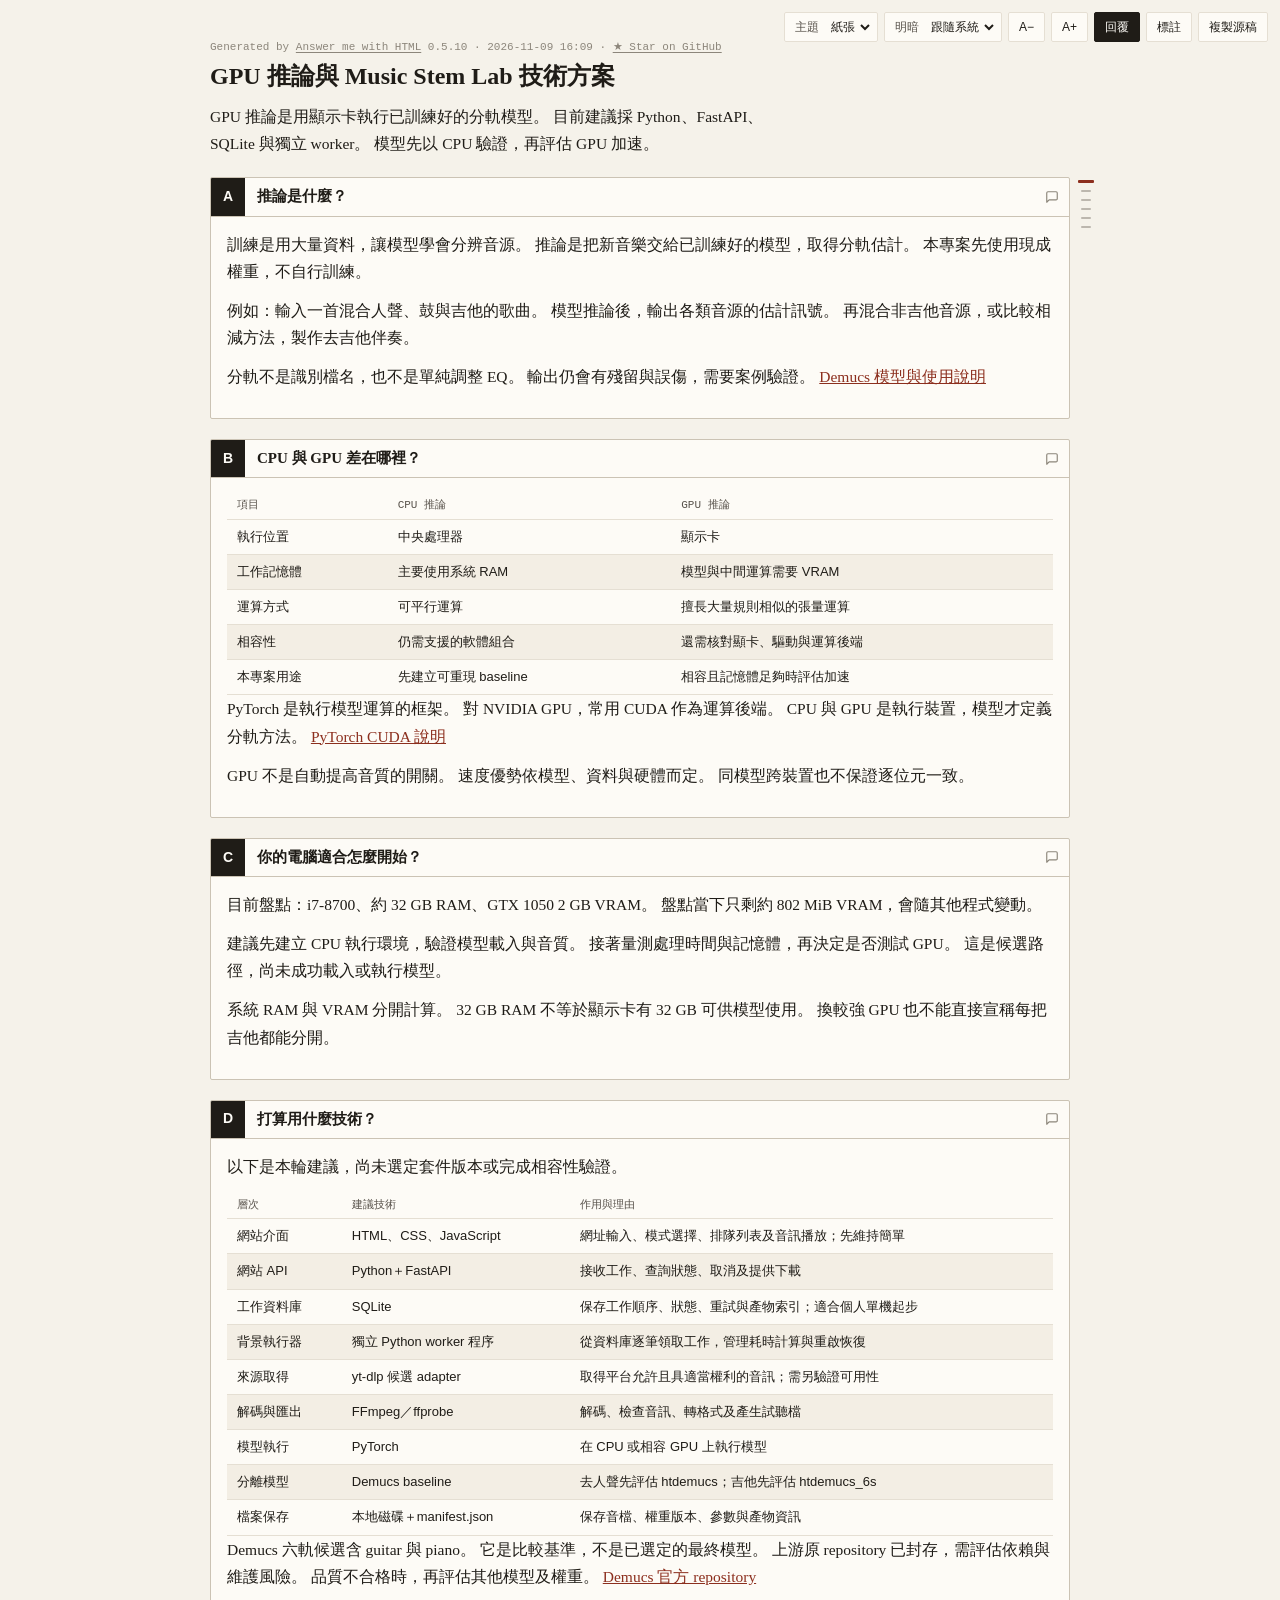
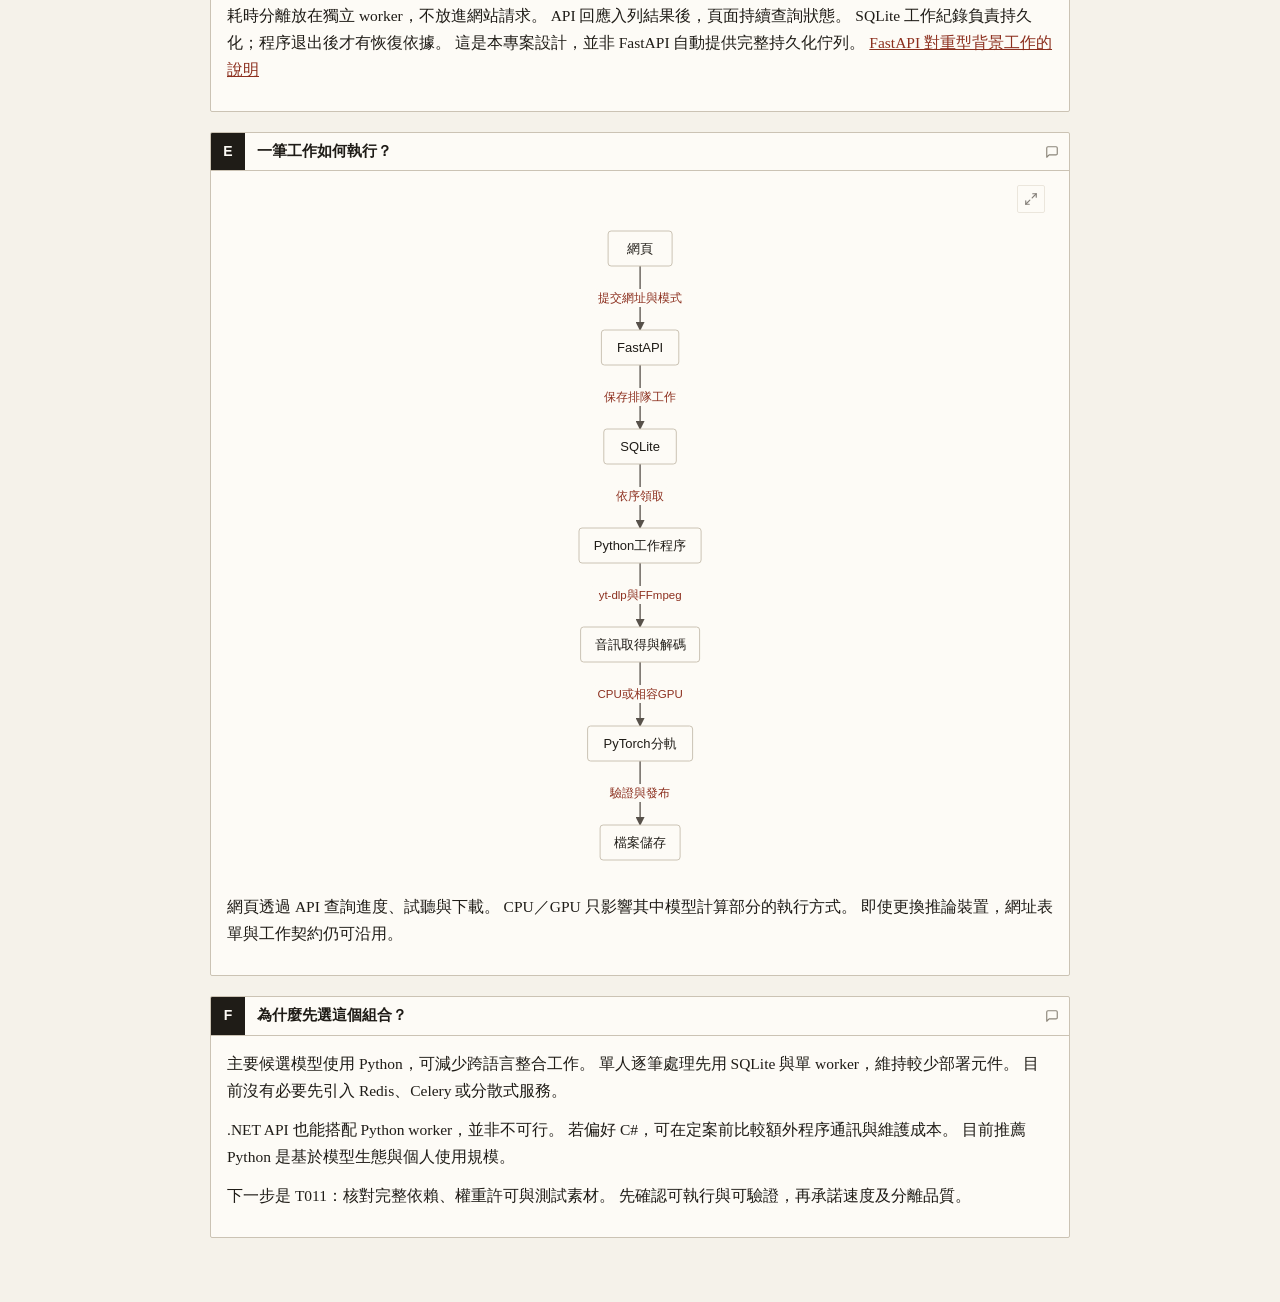
<file: docs/visuals/technology-explainer.html>
<!doctype html>
<html lang="zh-Hant" data-theme="paper" data-mode="auto" data-style="80">
<head>
<meta charset="utf-8">
<meta http-equiv="Content-Security-Policy" content="default-src 'none'; script-src 'sha256-COhqkbaPOF+O1MeXzrrqyxS5JHiLZTzpFZpBTV1Hy4A=' 'sha256-lPqFPx9oza8AmRj6iqQLqEVdDcwxhxzQ3yQnVhy8ZDM='; style-src 'unsafe-inline'; img-src data:; font-src data:; media-src data:; connect-src 'self'; form-action 'none'; base-uri 'none'">
<meta name="viewport" content="width=device-width, initial-scale=1">
<meta name="generator" content="Answer me with HTML 0.5.10">
<title>GPU 推論與 Music Stem Lab 技術方案</title>
<style>
html[data-theme="blueprint"], html[data-theme="blueprint"][data-mode="light"] {
  --font-sans: -apple-system, BlinkMacSystemFont, "Segoe UI", "PingFang SC", "Hiragino Sans GB", "Microsoft YaHei", Roboto, "Helvetica Neue", Arial, sans-serif;
  --font-mono: ui-monospace, SFMono-Regular, "JetBrains Mono", Menlo, Consolas, "Liberation Mono", monospace;
  --radius: 0px;
  --shadow: none;
  --bw: 1.5px;
  --head-font: var(--font-sans);
  --bg: #f6f6f3;
  --paper: #ffffff;
  --ink: #16181d;
  --ink-2: #4b5260;
  --ink-3: #8b929e;
  --line: #1d2026;
  --line-2: #d6dae1;
  --fill: #f3f5f8;
  --accent: #1d5fbf;
  --accent-bg: #e4ecf8;
  --ok: #1d5fbf;
  --ok-bg: #e4ecf8;
  --err: #c62828;
  --err-bg: #fbeaea;
  --warn: #a8620a;
  --warn-bg: #fdf3e2;
  --head-bg: #16181d;
  --head-fg: #ffffff;
}
html[data-theme="blueprint"][data-mode="dark"] {
  --bg: #081322;
  --paper: #0d1c31;
  --ink: #e6edf7;
  --ink-2: #a9b8cc;
  --ink-3: #6b7f99;
  --line: #c9d6e8;
  --line-2: #23385a;
  --fill: #12253f;
  --accent: #6ea8ff;
  --accent-bg: #16305a;
  --ok: #6ea8ff;
  --ok-bg: #16305a;
  --err: #ff7070;
  --err-bg: #3b1620;
  --warn: #f0b14a;
  --warn-bg: #3a2a10;
  --head-bg: #e6edf7;
  --head-fg: #081322;
}
@media (prefers-color-scheme: dark) {
html[data-theme="blueprint"][data-mode="auto"] {
  --bg: #081322;
  --paper: #0d1c31;
  --ink: #e6edf7;
  --ink-2: #a9b8cc;
  --ink-3: #6b7f99;
  --line: #c9d6e8;
  --line-2: #23385a;
  --fill: #12253f;
  --accent: #6ea8ff;
  --accent-bg: #16305a;
  --ok: #6ea8ff;
  --ok-bg: #16305a;
  --err: #ff7070;
  --err-bg: #3b1620;
  --warn: #f0b14a;
  --warn-bg: #3a2a10;
  --head-bg: #e6edf7;
  --head-fg: #081322;
}
}

html[data-theme="shadcn"], html[data-theme="shadcn"][data-mode="light"] {
  --font-sans: -apple-system, BlinkMacSystemFont, "Segoe UI", "PingFang SC", "Hiragino Sans GB", "Microsoft YaHei", Roboto, "Helvetica Neue", Arial, sans-serif;
  --font-mono: ui-monospace, SFMono-Regular, "JetBrains Mono", Menlo, Consolas, "Liberation Mono", monospace;
  --radius: 8px;
  --shadow: 0 1px 2px 0 rgba(0,0,0,0.05);
  --bw: 1px;
  --head-font: var(--font-sans);
  --bg: #fafafa;
  --paper: #ffffff;
  --ink: #09090b;
  --ink-2: #71717a;
  --ink-3: #a1a1aa;
  --line: #e4e4e7;
  --line-2: #f0f0f2;
  --fill: #f4f4f5;
  --accent: #2563eb;
  --accent-bg: #eff6ff;
  --ok: #16a34a;
  --ok-bg: #f0fdf4;
  --err: #dc2626;
  --err-bg: #fef2f2;
  --warn: #d97706;
  --warn-bg: #fffbeb;
  --head-bg: #18181b;
  --head-fg: #fafafa;
}
html[data-theme="shadcn"][data-mode="dark"] {
  --bg: #09090b;
  --paper: #121215;
  --ink: #fafafa;
  --ink-2: #a1a1aa;
  --ink-3: #71717a;
  --line: #27272a;
  --line-2: #1c1c1f;
  --fill: #18181b;
  --accent: #60a5fa;
  --accent-bg: #172554;
  --ok: #4ade80;
  --ok-bg: #052e16;
  --err: #f87171;
  --err-bg: #450a0a;
  --warn: #fbbf24;
  --warn-bg: #451a03;
  --head-bg: #fafafa;
  --head-fg: #18181b;
}
@media (prefers-color-scheme: dark) {
html[data-theme="shadcn"][data-mode="auto"] {
  --bg: #09090b;
  --paper: #121215;
  --ink: #fafafa;
  --ink-2: #a1a1aa;
  --ink-3: #71717a;
  --line: #27272a;
  --line-2: #1c1c1f;
  --fill: #18181b;
  --accent: #60a5fa;
  --accent-bg: #172554;
  --ok: #4ade80;
  --ok-bg: #052e16;
  --err: #f87171;
  --err-bg: #450a0a;
  --warn: #fbbf24;
  --warn-bg: #451a03;
  --head-bg: #fafafa;
  --head-fg: #18181b;
}
}

html[data-theme="paper"], html[data-theme="paper"][data-mode="light"] {
  --font-sans: -apple-system, BlinkMacSystemFont, "Segoe UI", "PingFang SC", "Hiragino Sans GB", "Microsoft YaHei", Roboto, "Helvetica Neue", Arial, sans-serif;
  --font-mono: ui-monospace, SFMono-Regular, "JetBrains Mono", Menlo, Consolas, "Liberation Mono", monospace;
  --font-serif: "Iowan Old Style", "Palatino Linotype", Palatino, Georgia, "Songti SC", "STSong", "Noto Serif CJK SC", "Source Han Serif SC", serif;
  --radius: 2px;
  --shadow: none;
  --bw: 1px;
  --head-font: var(--font-serif);
  --bg: #f5f2ea;
  --paper: #fdfbf6;
  --ink: #1f1c17;
  --ink-2: #57514a;
  --ink-3: #8c867b;
  --line: #cbc3b4;
  --line-2: #e5dfd3;
  --fill: #f3eee4;
  --accent: #8c2f1e;
  --accent-bg: #f5e5df;
  --ok: #2e6a3b;
  --ok-bg: #e4efe5;
  --err: #a3251b;
  --err-bg: #f7e3e0;
  --warn: #7f5300;
  --warn-bg: #f6ecd6;
  --head-bg: #1f1c17;
  --head-fg: #fdfbf6;
}
html[data-theme="paper"][data-mode="dark"] {
  --bg: #15130f;
  --paper: #1c1a15;
  --ink: #ebe5d8;
  --ink-2: #b5ad9e;
  --ink-3: #7b7467;
  --line: #4a443a;
  --line-2: #2d2a24;
  --fill: #242119;
  --accent: #e59a7d;
  --accent-bg: #3a2219;
  --ok: #8cc79a;
  --ok-bg: #1c3122;
  --err: #f0928a;
  --err-bg: #3a1d1a;
  --warn: #e3b866;
  --warn-bg: #352a13;
  --head-bg: #ebe5d8;
  --head-fg: #15130f;
}
@media (prefers-color-scheme: dark) {
html[data-theme="paper"][data-mode="auto"] {
  --bg: #15130f;
  --paper: #1c1a15;
  --ink: #ebe5d8;
  --ink-2: #b5ad9e;
  --ink-3: #7b7467;
  --line: #4a443a;
  --line-2: #2d2a24;
  --fill: #242119;
  --accent: #e59a7d;
  --accent-bg: #3a2219;
  --ok: #8cc79a;
  --ok-bg: #1c3122;
  --err: #f0928a;
  --err-bg: #3a1d1a;
  --warn: #e3b866;
  --warn-bg: #352a13;
  --head-bg: #ebe5d8;
  --head-fg: #15130f;
}
}

html:lang(zh-Hant)[data-theme][data-mode], html:lang(zh-TW)[data-theme][data-mode], html:lang(zh-HK)[data-theme][data-mode], html:lang(zh-MO)[data-theme][data-mode] {
  --font-sans: -apple-system, BlinkMacSystemFont, "Segoe UI", "PingFang TC", "Heiti TC", "Microsoft JhengHei", "Noto Sans CJK TC", "Noto Sans TC", "PingFang SC", "Microsoft YaHei", Roboto, "Helvetica Neue", Arial, sans-serif;
}

html:lang(ja)[data-theme][data-mode] {
  --font-sans: -apple-system, BlinkMacSystemFont, "Segoe UI", "Hiragino Sans", "Hiragino Kaku Gothic ProN", "Yu Gothic UI", "Yu Gothic", Meiryo, "Noto Sans CJK JP", "Noto Sans JP", "PingFang SC", "Microsoft YaHei", Roboto, "Helvetica Neue", Arial, sans-serif;
}

html:lang(he)[data-theme][data-mode] {
  --font-sans: -apple-system, BlinkMacSystemFont, "Segoe UI", "Noto Sans Hebrew", "Arial Hebrew", Arial, Roboto, "Helvetica Neue", sans-serif;
}

html {
  --am-fs-title: calc(24px * var(--am-scale, 1));
  --am-fs-stat: calc(17px * var(--am-scale, 1));
  --am-fs-lead: calc(15.5px * var(--am-scale, 1));
  --am-fs-heading: calc(15px * var(--am-scale, 1));
  --am-fs-body: calc(14px * var(--am-scale, 1));
  --am-fs-text: calc(13px * var(--am-scale, 1));
  --am-fs-code: calc(12.5px * var(--am-scale, 1));
  --am-fs-small: calc(12px * var(--am-scale, 1));
  --am-fs-fine: calc(11.5px * var(--am-scale, 1));
  --am-fs-label: calc(11px * var(--am-scale, 1));
  --am-fs-tick: calc(10px * var(--am-scale, 1));
  --am-fs-d-node: 13px;
  --am-fs-d-field: 12px;
  --am-fs-d-edge: 11.5px;
  --am-fs-d-cluster: 11px;
  --am-fs-d-step: 10px;
  --am-fs-d-note: 12px;
  --am-fs-d-badge: 11px;
  --am-fs-d-chartCat: 12px;
  --am-fs-d-chartTick: 11px;
  --am-fs-d-chartVal: 11px;
  --am-fs-d-chartLegend: 12px;
  --am-fs-d-totalMin: 10px;
  --am-fs-d-totalMax: 22px;
  --am-fs-d-totalFit: 18px;
  --am-fs-d-totalUnit: 12px;
  --am-ln-annotPad: calc(14px * var(--am-scale, 1));
  --am-ln-segLine: calc(16px * var(--am-scale, 1));
  --am-ln-whenHeight: calc(24px * var(--am-scale, 1));
  --am-ln-limitsTick: calc(16px * var(--am-scale, 1));
  --am-ln-treeBadge: calc(15px * var(--am-scale, 1));
}
.am-toolbar, .am-lightbox-header {
  --am-fs-title: 24px;
  --am-fs-stat: 17px;
  --am-fs-lead: 15.5px;
  --am-fs-heading: 15px;
  --am-fs-body: 14px;
  --am-fs-text: 13px;
  --am-fs-code: 12.5px;
  --am-fs-small: 12px;
  --am-fs-fine: 11.5px;
  --am-fs-label: 11px;
  --am-fs-tick: 10px;
}

/* Answer me with HTML base — uses theme variables only, never hard-coded colors (theme tokens and decorations: themes/<name>.js). Exception: the var() fallbacks of diagrams (flow / sequence) equal the blueprint light tokens, guarded by a test. */
*, *::before, *::after { box-sizing: border-box; }
html, body { margin: 0; padding: 0; }
body {
  background: var(--bg); color: var(--ink);
  font-family: var(--font-sans); font-size: var(--am-fs-body); line-height: 1.55;
  -webkit-font-smoothing: antialiased;
}
code, pre, kbd { font-family: var(--font-mono); }
/* Korean is written with spaces between words, so break lines at the spaces, not between syllables. A word longer than the line still breaks. */
:lang(ko) { word-break: keep-all; overflow-wrap: break-word; }
:lang(ko) :is(pre, code, kbd), :is(pre, code, kbd):lang(ko) { word-break: normal; overflow-wrap: normal; }

/* ── Toolbar ─────────────────────────────── */
.am-toolbar {
  position: fixed; top: 12px; inset-inline-end: 12px; z-index: 10; display: flex; gap: 6px;
}
.am-btn {
  font: var(--am-fs-small)/1 var(--font-sans); color: var(--ink); background: var(--paper);
  border: 1px solid var(--line-2); border-radius: var(--radius); padding: 7px 10px; cursor: pointer;
}
.am-btn:hover { border-color: var(--ink-3); }
.am-btn:focus-visible { outline: 2px solid var(--accent); outline-offset: 2px; }
.am-toolbar .am-btn[aria-disabled="true"] { opacity: .5; cursor: default; }
.am-toolbar .am-btn[aria-disabled="true"]:hover { border-color: var(--line-2); }
/* Theme and mode lists: a label and a native select inside one button-like box */
.am-pick {
  display: flex; align-items: center; gap: 6px; font: var(--am-fs-small)/1 var(--font-sans); color: var(--ink-2); background: var(--paper);
  border: 1px solid var(--line-2); border-radius: var(--radius); padding-block: 0; padding-inline: 10px 4px;
}
.am-pick:hover { border-color: var(--ink-3); }
.am-pick:focus-within { outline: 2px solid var(--accent); outline-offset: 2px; }
.am-pick select {
  font: inherit; color: var(--ink); background: transparent; border: 0; padding: 6px 2px; cursor: pointer; outline: none;
}
.am-pick option { color: var(--ink); background: var(--paper); }

/* ── Header ───────────────────────────────── */
.am-head { margin: 0 0 20px; padding-inline-end: 300px; }
.am-head h1 { margin: 0; font-size: var(--am-fs-title); line-height: 1.25; letter-spacing: -0.01em; }
.am-sub { margin: 4px 0 0; color: var(--ink-2); }
.am-head-meta { display: flex; flex-wrap: wrap; gap: 6px 18px; margin-top: 10px; font-size: var(--am-fs-small); color: var(--ink-2); }
.am-head-meta b { font-family: var(--font-mono); font-weight: 400; color: var(--ink-3); margin-inline-end: 6px; }
.am-intro { margin-top: 12px; max-width: 80ch; }

/* ── sheet template ────────────────────────── */
.am-sheet { max-width: 1680px; margin: 0 auto; padding: 32px 28px 40px; }
.am-frame { position: relative; }
.am-grid {
  display: grid; grid-template-columns: repeat(var(--cols, 3), minmax(0, 1fr));
  gap: 20px; align-items: start;
}
.am-ruler { display: none; }
.am-ruler span { flex: 1; display: flex; align-items: center; justify-content: center; }
.am-ruler--top, .am-ruler--bottom { left: 18px; right: 18px; height: 18px; }
.am-ruler--top { top: 0; }
.am-ruler--bottom { bottom: 0; }
.am-ruler--left, .am-ruler--right { top: 18px; bottom: 18px; width: 18px; flex-direction: column; }
.am-ruler--left { left: 0; }
.am-ruler--right { right: 0; }
.am-ruler--top span + span, .am-ruler--bottom span + span { border-inline-start: 1px solid var(--line); }
.am-ruler--left span + span, .am-ruler--right span + span { border-top: 1px solid var(--line); }

/* ── Panels ───────────────────────────────── */
.am-panel {
  background: var(--paper); border: var(--bw) solid var(--line); border-radius: var(--radius);
  box-shadow: var(--shadow); min-width: 0; overflow: hidden;
}
.am-panel-head {
  display: flex; align-items: stretch; gap: 0; border-bottom: var(--bw) solid var(--line); min-height: 34px;
}
.am-panel-id {
  display: flex; align-items: center; justify-content: center; min-width: 34px; padding: 0 8px;
  background: var(--head-bg); color: var(--head-fg); font-weight: 600; font-size: var(--am-fs-body);
}
.am-panel-head h2 { margin: 0; padding: 7px 12px; font-size: var(--am-fs-heading); font-weight: 600; flex: 1; display: flex; align-items: center; }
.am-panel-meta { align-self: center; padding: 0 12px; font: var(--am-fs-label)/1.3 var(--font-mono); color: var(--ink-2); text-align: end; }
.am-panel-body { padding: 14px 16px 16px; }
.am-panel-body > * + * { margin-top: 12px; }

/* ── Markdown body ───────────────────────── */
.am-md > :first-child { margin-top: 0; }
.am-md > :last-child { margin-bottom: 0; }
.am-md p { margin: 0 0 8px; }
.am-md ul, .am-md ol { margin: 0 0 8px; padding-inline-start: 20px; }
.am-md li + li { margin-top: 3px; }
.am-md h3, .am-md h4 { margin: 14px 0 6px; font-size: var(--am-fs-text); }
.am-md a { color: var(--accent); }
.am-md blockquote { margin: 0 0 8px; padding: 2px 12px; border-inline-start: 3px solid var(--line-2); color: var(--ink-2); }
.am-md :not(pre) > code { font-size: 0.9em; background: var(--fill); padding: 1px 5px; border-radius: 4px; }
.am-md hr { border: 0; border-top: 1px solid var(--line-2); margin: 12px 0; }
.am-md table { width: 100%; border-collapse: collapse; font-size: var(--am-fs-text); }
.am-md th {
  text-align: start; font: var(--am-fs-label)/1.3 var(--font-mono); color: var(--ink-2); font-weight: 400;
  padding: 6px 10px; border-bottom: 1px solid var(--line-2);
}
/* th { text-align: start } outranks the align attribute from Markdown alignment, so restore right and center columns explicitly. */
.am-md th[align="right"] { text-align: right; }
.am-md th[align="center"] { text-align: center; }
.am-md td { padding: 7px 10px; border-bottom: 1px solid var(--line-2); vertical-align: top; }
.am-md tbody tr:nth-child(even) td { background: var(--fill); }
.am-table-wrap { overflow-x: auto; }
/* Images scale down to the panel and never past 70% of the window height, keeping their shape. */
.am-md img { max-width: 100%; max-height: 70vh; height: auto; }
.am-figure { margin: 0; text-align: center; }
.am-figure img { display: block; margin: 0 auto; border: 1px solid var(--line-2); border-radius: var(--radius); }
.am-figure figcaption { margin-top: 6px; font-size: var(--am-fs-small); line-height: 1.4; color: var(--ink-2); }
.am-code {
  margin: 0; padding: 12px 14px; background: var(--fill); border: 1px solid var(--line-2);
  border-radius: var(--radius); overflow-x: auto; font-size: var(--am-fs-code); line-height: 1.5;
}
/* Ask: a decision the reader makes; the suggested option has a tag and starts unselected like the others */
.am-ask { margin: 10px 0; padding: 10px 12px 8px; border: 1px solid var(--line-2); border-radius: var(--radius); background: var(--fill); min-width: 0; }
/* The question floats inside the box, so a long question wraps like text instead of riding on the border */
.am-ask-q { float: left; width: 100%; padding: 0; margin-bottom: 4px; font-weight: 600; }
/* Two columns: the control, then the label, tag and note, which wrap under the label and never under the control */
.am-ask-opt { clear: both; display: grid; grid-template-columns: auto minmax(0, 1fr); column-gap: 8px; align-items: baseline; padding: 5px 2px; cursor: pointer; }
.am-ask-opt input { margin: 0; accent-color: var(--accent); position: relative; top: 2px; }
.am-ask-tag { display: inline-block; font-size: var(--am-fs-label); line-height: 1.5; color: var(--accent); border: 1px solid var(--accent); border-radius: 999px; padding: 0 6px; white-space: nowrap; }
.am-ask-note { display: block; color: var(--ink-2); }
/* Comment box under each panel, and the Reply sheet */
.am-comment-btn {
  display: flex; flex-shrink: 0; align-self: center; margin-block: 0; margin-inline: auto 6px; color: var(--ink-3); background: transparent;
  border: 1px solid transparent; border-radius: var(--radius); padding: 3px; cursor: pointer;
}
.am-panel-meta + .am-comment-btn { margin-inline-start: 0; }
.am-panel:hover .am-comment-btn, .am-comment-btn:focus-visible, .am-comment-btn[aria-expanded="true"] { border-color: var(--line-2); color: var(--ink-2); }
.am-panel .am-comment-btn.am-comment-btn--on { color: var(--accent); border-color: var(--accent); }
.am-panel--bare { position: relative; }
.am-panel--bare > .am-comment-btn { position: absolute; top: 4px; inset-inline-end: 0; }
.am-comment { padding: 0 14px 12px; }
.am-comment textarea, .am-reply textarea {
  width: 100%; font: var(--am-fs-text)/1.5 var(--font-sans); color: var(--ink); background: var(--paper);
  border: 1px solid var(--line-2); border-radius: var(--radius); padding: 8px 10px; resize: vertical;
}
.am-comment textarea:focus-visible, .am-reply textarea:focus-visible { outline: 2px solid var(--accent); outline-offset: 1px; }
.am-btn--reply { color: var(--paper); background: var(--ink); border-color: var(--ink); }
.am-btn--reply:hover { opacity: .88; }
.am-reply {
  width: min(640px, calc(100vw - 32px)); padding: 16px; color: var(--ink); background: var(--paper);
  border: 1px solid var(--line-2); border-radius: var(--radius); box-shadow: 0 12px 40px rgba(0,0,0,.25);
}
.am-reply::backdrop { background: rgba(0,0,0,.35); }
.am-reply-head { display: flex; flex-wrap: wrap; align-items: baseline; gap: 4px 10px; margin-bottom: 10px; }
.am-reply-head span { color: var(--ink-2); font-size: var(--am-fs-text); }
.am-reply textarea { font-family: var(--font-mono); font-size: var(--am-fs-code); }
.am-reply-actions { display: flex; justify-content: flex-end; gap: 8px; margin-top: 10px; }
.am-reply .am-btn:disabled { opacity: .5; cursor: default; }
/* The sheet shows the reply drawn (src/runtime/reply-view.js), each line in its own direction; the Markdown that Copy copies sits under a fold. */
.am-reply-view {
  max-height: min(60vh, 26em); overflow: auto; padding: 10px 12px; font: var(--am-fs-body)/1.6 var(--font-sans); color: var(--ink);
  background: var(--paper); border: 1px solid var(--line-2); border-radius: var(--radius); overflow-wrap: anywhere;
}
.am-reply-view:focus-visible { outline: 2px solid var(--accent); outline-offset: 1px; }
.am-reply-view > div { text-align: start; unicode-bidi: isolate; }
.am-rv-gap { height: .5em; }
.am-rv-h1 { font-weight: 700; font-size: var(--am-fs-heading); }
.am-rv-h2 { font-weight: 700; color: var(--ink-2); margin-top: 2px; }
.am-rv-tag {
  display: inline-block; min-width: 1.6em; padding: 0 4px; font-size: var(--am-fs-small); line-height: 1.5; text-align: center;
  color: var(--ink-2); border: 1px solid var(--line-2); border-radius: var(--radius);
}
.am-rv-a { padding-inline-start: 1.6em; }
.am-rv-a em { color: var(--ink-2); }
.am-rv-quote { margin-inline-start: 1em; padding-inline-start: 10px; border-inline-start: 3px solid var(--line-2); color: var(--ink-2); white-space: pre-wrap; }
.am-reply-raw summary { margin-top: 10px; margin-bottom: 6px; font-size: var(--am-fs-small); color: var(--ink-2); cursor: pointer; }
/* The bar at the bottom of the page: counts and one-click copy, so the reader need not go to the Reply button at the top. */
.am-reply-bar {
  position: fixed; inset-block-end: 16px; inset-inline: 0; margin-inline: auto; width: max-content; max-width: calc(100vw - 24px);
  z-index: 10; display: flex; align-items: center; gap: 10px; padding-block: 8px; padding-inline: 14px 8px; font-size: var(--am-fs-text);
  color: var(--ink); background: var(--paper); border: 1px solid var(--line-2); border-radius: var(--radius); box-shadow: 0 6px 24px rgba(0,0,0,.18);
}
.am-reply-bar[hidden] { display: none; }
.am-reply-bar-count { color: var(--ink-2); }
.am-reply-bar .am-btn { flex: none; white-space: nowrap; }
body.am-has-reply-bar { padding-block-end: 72px; }
@media (max-width: 480px) {
  .am-reply-bar { inset-inline: 12px; width: auto; justify-content: space-between; }
}
/* Code block: a header (title or path:lines, language, copy), then one span per line; numbered blocks show the line number in a gutter */
.am-codeblock { margin: 10px 0; min-width: 0; }
.am-codeblock .am-code { border-top-left-radius: 0; border-top-right-radius: 0; padding: 10px 0; }
.am-code-head {
  display: flex; align-items: center; gap: 8px; padding: 5px 6px 5px 12px; font: var(--am-fs-small)/1.3 var(--font-sans); color: var(--ink-2);
  background: var(--paper); border: 1px solid var(--line-2); border-bottom: 0; border-radius: var(--radius) var(--radius) 0 0;
}
.am-code-title { font-family: var(--font-mono); overflow: hidden; text-overflow: ellipsis; white-space: nowrap; min-width: 0; }
.am-code-lang { margin-left: auto; color: var(--ink-3); text-transform: lowercase; }
.am-code-copy { font: var(--am-fs-small)/1 var(--font-sans); color: var(--ink-2); background: transparent; border: 1px solid var(--line-2); border-radius: var(--radius); padding: 4px 8px; cursor: pointer; margin-left: auto; }
.am-code-lang + .am-code-copy { margin-left: 0; }
.am-code-copy:hover { border-color: var(--ink-3); color: var(--ink); }
.am-code-copy:focus-visible { outline: 2px solid var(--accent); outline-offset: 2px; }
.am-code code { display: block; min-width: max-content; }
.am-ln { display: block; padding: 0 14px; min-height: 1.5em; white-space: pre; }
.am-ln--hl { background: var(--accent-bg); box-shadow: inset 3px 0 0 var(--accent); }
.am-code--num .am-ln::before {
  content: attr(data-n); display: inline-block; width: 3.5ch; margin-right: 12px; text-align: right; color: var(--ink-3);
  user-select: none; -webkit-user-select: none;
}

/* ── Status badges ok / no / warn ──────────────── */
/* A long note wraps beside its icon, so it does not push the table past a narrow panel; one long word breaks too (break-word, not anywhere, which would let a table squeeze its columns to one word per line). The note is one flex item, so the spaces around its inline tags stay. */
.am-status { display: inline-flex; align-items: flex-start; max-width: 100%; font-weight: 500; }
.am-status-icon { flex: none; }
.am-status-text { min-width: 0; overflow-wrap: break-word; }
.am-status--ok { color: var(--ok); }
.am-status--no { color: var(--err); }
.am-status--warn { color: var(--warn); }
.am-status-icon { display: inline-block; width: 1.1em; font-weight: 700; }

/* ── callout ─────────────────────────────── */
.am-callout {
  border: 1px solid var(--line-2); border-inline-start: 3px solid var(--accent); background: var(--accent-bg);
  padding: 10px 14px; border-radius: var(--radius);
}
.am-callout--ok { border-inline-start-color: var(--ok); background: var(--ok-bg); }
.am-callout--warn { border-inline-start-color: var(--warn); background: var(--warn-bg); }
.am-callout--err { border-inline-start-color: var(--err); background: var(--err-bg); }
.am-callout-title { font-weight: 600; margin-bottom: 4px; }

/* ── kv title block ─────────────────────────── */
.am-kv {
  display: grid; grid-template-columns: repeat(var(--kv-cols, 2), minmax(0, 1fr)); margin: 0;
  border-top: var(--bw) solid var(--line); border-inline-start: var(--bw) solid var(--line);
}
.am-kv-cell { border-inline-end: var(--bw) solid var(--line); border-bottom: var(--bw) solid var(--line); padding: 6px 10px 8px; min-width: 0; }
.am-kv-cell--wide { grid-column: 1 / -1; }
.am-kv dt { font: var(--am-fs-label)/1.4 var(--font-mono); color: var(--ink-2); }
.am-kv dd { margin: 2px 0 0; font-size: var(--am-fs-body); font-weight: 500; overflow-wrap: anywhere; }
.am-kv-cell--wide dd { font-size: var(--am-fs-stat); font-weight: 600; }

/* ── timeline ────────────────────────────── */
.am-timeline { list-style: none; margin: 0; padding: 0; }
.am-timeline--h { display: grid; grid-template-columns: repeat(var(--n, 1), minmax(0, 1fr)); padding-top: 4px; }
.am-timeline--h li { position: relative; text-align: center; padding: 0 6px; }
.am-timeline--h li::before {
  content: ""; position: absolute; top: calc(var(--am-ln-whenHeight) + 7px); left: 0; right: 0; border-top: var(--bw) solid var(--line);
}
.am-timeline--h li:first-child::before { inset-inline-start: 50%; }
.am-timeline--h li:last-child::before { inset-inline-end: 50%; }
.am-tl-when { display: block; font-size: var(--am-fs-heading); font-weight: 500; height: var(--am-ln-whenHeight); }
.am-tl-dot {
  position: relative; display: block; width: 11px; height: 11px; margin: 2px auto 8px;
  border: var(--bw) solid var(--line); border-radius: 50%; background: var(--paper);
}
.am-tl-item--hi .am-tl-dot { background: var(--hi-stroke, var(--accent)); border-color: var(--hi-stroke, var(--accent)); }
.am-tl-title { display: block; font-size: var(--am-fs-code); font-weight: 500; }
.am-tl-text { display: block; font-size: var(--am-fs-small); color: var(--ink-2); line-height: 1.45; }
.am-timeline--v li { position: relative; padding: 0 0 14px; padding-inline-start: 22px; }
.am-timeline--v li::before { content: ""; position: absolute; inset-inline-start: 5px; top: 6px; bottom: -6px; border-inline-start: var(--bw) solid var(--line-2); }
.am-timeline--v li:last-child::before { display: none; }
.am-timeline--v .am-tl-dot { position: absolute; inset-inline-start: 0; top: 4px; margin: 0; }
.am-timeline--v .am-tl-when { display: inline; height: auto; font: var(--am-fs-small) var(--font-mono); color: var(--ink-2); margin-inline-end: 8px; }
.am-timeline--v .am-tl-title { display: inline; font-size: var(--am-fs-body); }
.am-timeline--v .am-tl-text { margin-top: 2px; }
/* .am-tl-wrap is the container (src/components/timeline.js): a horizontal timeline answers to the width it has, not to the width of the window, since a
   sheet puts panels two or three to a row. Below 560 px (about 90 px for each of the six items a timeline has by default) its dates
   wrap and the dots cover them, so it lays out like timeline v: line and dots at the start, text beside them. */
.am-tl-wrap { container-type: inline-size; }
@container (max-width: 560px) {
  .am-timeline--h { display: block; padding-top: 0; }
  .am-timeline--h li { text-align: start; padding: 0 0 14px; padding-inline-start: 22px; }
  .am-timeline--h li::before, .am-timeline--h li:first-child::before {
    top: 6px; bottom: -6px; inset-inline-start: 5px; inset-inline-end: auto; border-top: 0; border-inline-start: var(--bw) solid var(--line-2);
  }
  .am-timeline--h li:last-child::before { display: none; }
  .am-timeline--h .am-tl-dot { position: absolute; inset-inline-start: 0; top: 4px; margin: 0; }
  .am-timeline--h .am-tl-when { display: inline; height: auto; font: var(--am-fs-small) var(--font-mono); color: var(--ink-2); margin-inline-end: 8px; }
  .am-timeline--h .am-tl-title { display: inline; font-size: var(--am-fs-body); }
  .am-timeline--h .am-tl-text { margin-top: 2px; }
}

/* ── annot sentence notes ──────────────────────── */
.am-annot + .am-annot { border-top: 1px solid var(--line-2); padding-top: 12px; }
.am-annot-head { display: flex; justify-content: space-between; gap: 12px; font-size: var(--am-fs-text); font-weight: 600; margin-bottom: 8px; }
.am-annot-meta { font: var(--am-fs-label) var(--font-mono); font-weight: 400; color: var(--ink-2); }
.am-annot-scroll { overflow-x: auto; }
.am-annot-line {
  position: relative; display: inline-block; white-space: pre; font: var(--am-fs-body)/1.6 var(--font-mono);
  padding-bottom: calc(var(--rows, 0) * (var(--am-ln-segLine) + 1px) + var(--am-ln-annotPad));
}
.am-annot-line--wrap { display: block; white-space: normal; padding-bottom: 10px; }
.am-annot-line--wrap .am-seg { white-space: nowrap; }
.am-seg { position: relative; }
.am-seg::after {
  content: ""; position: absolute; left: 1px; right: 1px; top: calc(100% + 1px); height: 5px;
  border: 1px solid var(--accent); border-top: 0;
}
.am-seg-n {
  position: absolute; inset-inline-start: 0; top: calc(100% + 8px + var(--row, 0) * (var(--am-ln-segLine) + 1px));
  font: var(--am-fs-label)/var(--am-ln-segLine) var(--font-sans); color: var(--accent); white-space: nowrap;
}
.am-seg--err { color: var(--err); }
.am-seg--err::after { border-color: var(--err); }
.am-seg--err .am-seg-n { color: var(--err); }
.am-annot-caption { font-size: var(--am-fs-small); color: var(--ink-2); }

/* ── limits bars ───────────────────────── */
.am-lim + .am-lim { margin-top: 14px; }
.am-lim-head { display: flex; justify-content: space-between; gap: 12px; font-size: var(--am-fs-text); margin-bottom: 4px; }
.am-lim-val { font: var(--am-fs-small) var(--font-mono); color: var(--accent); white-space: nowrap; }
.am-lim-track { position: relative; height: 12px; border: 1px solid var(--line-2); background: var(--fill); border-radius: calc(var(--radius) / 2); }
.am-lim-fill { position: absolute; inset-inline-start: 0; top: 0; bottom: 0; background: var(--accent-bg); border-inline-end: 1px solid var(--accent); }
.am-lim-mark { position: absolute; top: -4px; bottom: -4px; border-left: 2px solid var(--accent); }
.am-lim.is-over .am-lim-fill { background: var(--err-bg); border-inline-end-color: var(--err); }
.am-lim.is-over .am-lim-val { color: var(--err); }
.am-lim-ticks { position: relative; height: var(--am-ln-limitsTick); font: var(--am-fs-tick)/var(--am-ln-limitsTick) var(--font-mono); color: var(--ink-3); }
.am-lim-ticks span { position: absolute; transform: translateX(-50%); }
.am-lim-ticks span:first-child { transform: none; }
.am-lim-note { font-size: var(--am-fs-label); color: var(--ink-2); margin-inline-start: 6px; }

/* ── tree ─────────────────────────── */
.am-tree { font-size: var(--am-fs-text); }
.am-tree-root { display: flex; justify-content: center; position: relative; padding-bottom: 18px; }
.am-tree-root::after { content: ""; position: absolute; bottom: 0; left: 50%; height: 18px; border-left: var(--bw) solid var(--line); }
.am-tree-root--solo { padding-bottom: 12px; }
.am-tree-root--solo::after { display: none; }
.am-tree-box {
  border: var(--node-width, var(--bw)) solid var(--node-stroke, var(--line)); background: var(--node-fill, var(--paper)); padding: 6px 14px; text-align: center;
  border-radius: var(--node-radius, var(--radius)); font-weight: 600; color: var(--node-text, inherit); filter: var(--node-shadow, none);
}
.am-tree-box small { display: block; font-weight: 400; color: var(--ink-2); font-size: var(--am-fs-small); }
/* The root box and a highlighted box are emphasis: they take the highlight tokens. With none set the root box keeps its accent tint and a highlighted box looks like any other. */
.am-tree-box--root, .am-tree-box--hi { border-color: var(--hi-stroke, var(--node-stroke, var(--line))); color: var(--hi-text, var(--node-text, inherit)); }
.am-tree-box--root { background: var(--hi-fill, var(--accent-bg)); }
.am-tree-box--hi { background: var(--hi-fill, var(--node-fill, var(--paper))); }
.am-tree-box--root small, .am-tree-box--hi small { color: var(--hi-text, var(--ink-2)); }
.am-tree-box--root { font-size: var(--am-fs-heading); padding: 8px 28px; }
.am-tree-cols { display: grid; grid-template-columns: repeat(var(--n, 1), minmax(0, 1fr)); }
.am-tree-col { position: relative; padding: 18px 8px 0; min-width: 0; }
.am-tree-col::before { content: ""; position: absolute; top: 0; left: 0; right: 0; border-top: var(--bw) solid var(--line); }
.am-tree-col:first-child::before { inset-inline-start: 50%; }
.am-tree-col:last-child::before { inset-inline-end: 50%; }
.am-tree-col::after { content: ""; position: absolute; top: 0; left: 50%; height: 18px; border-left: var(--bw) solid var(--line); }
.am-tree-list, .am-tree-list ul { list-style: none; margin: 0; padding: 0; }
.am-tree-col > .am-tree-list { margin: 8px 0 0; margin-inline-start: 14px; }
.am-tree-list ul { margin-inline-start: 16px; }
.am-tree-list li { position: relative; padding: 3px 0; padding-inline-start: 18px; }
.am-tree-list li::before { content: ""; position: absolute; inset-inline-start: 0; top: 0.95em; width: 12px; border-top: 1px solid var(--ink-3); }
.am-tree-list li::after { content: ""; position: absolute; inset-inline-start: 0; top: 0; bottom: 0; border-inline-start: 1px solid var(--ink-3); }
.am-tree-list li:last-child::after { bottom: auto; height: 0.95em; }
.am-tree-tag { font: var(--am-fs-label) var(--font-mono); color: var(--ink-3); margin-inline-end: 4px; }
.am-tree code { font: var(--am-fs-small) var(--font-mono); }
.am-tree-sub { display: block; font-size: var(--am-fs-fine); color: var(--ink-2); }
.am-tree-hi > .am-tree-label { color: var(--accent); font-weight: 600; }

/* ── Diagrams (flow / sequence) ───────────────── */
.am-diagram { margin: 0; overflow-x: auto; text-align: center; }
/* Embedded previews can lose html[data-theme]; the fallbacks keep diagrams readable, and defined theme variables still win. */
.am-diagram svg { max-width: 100%; height: auto; font-family: var(--font-sans, sans-serif); }
.am-diagram text { fill: var(--ink, #16181d); font-size: var(--am-fs-d-node); }
/* Diagram tokens (docs/reference.md, "Diagram tokens"): each painted part reads an optional token and falls back to the look it always had,
   so a theme that sets none of them draws the same diagram. Font family, size and weight are not tokens: diagram text is measured for the sans font. */
.am-node-shape { fill: var(--node-fill, var(--paper, #ffffff)); stroke: var(--node-stroke, var(--line, #1d2026)); stroke-width: var(--node-width, var(--bw, 1.5px)); filter: var(--node-shadow, none); }
/* A cylinder is two shapes (body, then cap): only the body casts the shadow. */
.am-node-shape ~ .am-node-shape { filter: none; }
/* The corner radius is an SVG attribute (the fallback for Safari before 17.4, which ignores a CSS rx); the default here equals the attribute. A pill and a diamond keep their shape. */
.am-node--rect .am-node-shape, .am-node--er .am-node-shape { rx: var(--node-radius, 3px); }
.am-node--hi .am-node-shape { fill: var(--hi-fill, var(--accent-bg, #e4ecf8)); stroke: var(--hi-stroke, var(--accent, #1d5fbf)); }
.am-diagram .am-node-text { fill: var(--node-text, var(--ink, #16181d)); }
.am-node--hi text { fill: var(--hi-text, var(--accent, #1d5fbf)); font-weight: 600; }
.am-diagram .am-node--hi .am-node-text { fill: var(--hi-text, var(--accent, #1d5fbf)); }
.am-edge { fill: none; stroke: var(--edge-color, var(--ink-2, #4b5260)); stroke-width: var(--edge-width, 1.3); }
.am-edge--dashed { stroke-dasharray: 5 4; }
.am-arrow { fill: var(--edge-color, var(--ink-2, #4b5260)); }
.am-edge-label rect { fill: var(--paper, #ffffff); }
.am-diagram .am-edge-label text { fill: var(--edge-label, var(--accent, #1d5fbf)); font-size: var(--am-fs-d-edge); }
.am-cluster { fill: var(--cluster-fill, var(--fill, #f3f5f8)); stroke: var(--cluster-stroke, var(--line-2, #d6dae1)); stroke-width: 1; stroke-dasharray: 4 3; }
.am-diagram .am-cluster-label { fill: var(--ink-2, #4b5260); font: var(--am-fs-d-cluster) var(--font-mono, monospace); }
/* The PK / FK / UK marks of an entity follow the node text, and the highlighted text in a highlighted entity, so they stay readable on the theme's fills. */
.am-diagram .am-er-key { fill: var(--node-text, var(--ink-2, #4b5260)); }
.am-diagram .am-node--hi .am-er-key { fill: var(--hi-text, var(--ink-2, #4b5260)); }
.am-lifeline { stroke: var(--lifeline-color, var(--ink-3, #8b929e)); stroke-width: 1; stroke-dasharray: 4 4; }
/* An actor (and the box of a divider) looks like a node unless the theme sets the actor tokens. */
.am-actor { fill: var(--actor-fill, var(--node-fill, var(--paper, #ffffff))); stroke: var(--actor-stroke, var(--node-stroke, var(--line, #1d2026))); stroke-width: var(--node-width, var(--bw, 1.5px)); filter: var(--node-shadow, none); rx: var(--node-radius, 2px); }
.am-diagram .am-actor-text { fill: var(--actor-text, var(--node-text, var(--ink, #16181d))); }
.am-note { fill: var(--note-fill, var(--warn-bg, #fdf3e2)); stroke: var(--note-stroke, var(--warn, #a8620a)); stroke-width: var(--note-width, 1); rx: var(--note-radius, 2px); }
.am-diagram .am-step { fill: var(--ink-3, #8b929e); font: var(--am-fs-d-step) var(--font-mono, monospace); }

.am-diagram-expand {
  /* In flow and sticky: it sits at the end edge (right on a left-to-right page) and stays in view when the diagram scrolls sideways.
     It takes its own row above the drawing, so it never covers a node at the top-right corner of the drawing. */
  position: sticky; inset-inline-start: calc(100% - 36px); z-index: 2;
  display: flex; align-items: center; justify-content: center;
  width: 28px; height: 28px; padding: 0; margin: 0 0 4px; margin-inline: auto 8px;
  color: var(--ink-2); background: var(--paper);
  border: var(--bw, 1px) solid var(--line-2); border-radius: var(--radius);
  cursor: pointer; opacity: 0.72;
  transition: opacity 0.15s, color 0.15s, border-color 0.15s, background 0.15s;
}
.am-diagram:hover .am-diagram-expand,
.am-diagram-expand:focus-visible { opacity: 1; }
.am-diagram-expand:hover {
  opacity: 1; color: var(--ink); border-color: var(--accent); background: var(--fill);
}
.am-diagram-expand:focus-visible { outline: 2px solid var(--accent); outline-offset: 1px; }

/* ── Diagram Lightbox and Pan-Zoom Viewer ─────────── */
.am-lightbox {
  position: fixed; inset: 0; z-index: 1000;
  display: flex; flex-direction: column;
  touch-action: none;
}
.am-lightbox[hidden] { display: none !important; }

.am-lightbox-backdrop {
  position: absolute; inset: 0;
  background: rgba(0, 0, 0, 0.72);
  backdrop-filter: blur(6px);
  -webkit-backdrop-filter: blur(6px);
}

.am-lightbox-header {
  position: absolute; top: 12px; left: 24px; right: 24px; height: 36px;
  display: flex; align-items: center; justify-content: space-between;
  z-index: 10; pointer-events: none;
}
.am-lightbox-title {
  display: inline-flex; align-items: center; gap: 8px;
  color: rgba(255, 255, 255, 0.92);
  font: var(--am-fs-text)/1 var(--font-sans, sans-serif); font-weight: 500;
  text-shadow: 0 1px 3px rgba(0, 0, 0, 0.6);
  pointer-events: auto;
  overflow: hidden; text-overflow: ellipsis; white-space: nowrap; max-width: 60vw;
}
.am-lightbox-title svg { stroke: rgba(255, 255, 255, 0.85); flex-shrink: 0; }
.am-lightbox-actions {
  display: flex; align-items: center; gap: 8px; pointer-events: auto;
}
.am-lightbox-close {
  width: 32px; height: 32px;
  background: var(--paper);
  border: var(--bw, 1px) solid var(--line-2);
  border-radius: 50%;
  color: var(--ink);
  font-size: var(--am-fs-heading); line-height: 1;
  cursor: pointer;
  display: flex; align-items: center; justify-content: center;
  box-shadow: 0 4px 12px rgba(0, 0, 0, 0.25);
  transition: background 0.15s, color 0.15s, transform 0.15s, border-color 0.15s;
}
.am-lightbox-close:hover {
  color: var(--accent); border-color: var(--accent); background: var(--fill); transform: scale(1.05);
}
.am-lightbox-close:focus-visible { outline: 2px solid var(--accent); outline-offset: 1px; }

.am-lightbox-stage {
  position: absolute;
  top: 54px; bottom: 20px; left: 24px; right: 24px;
  background: var(--paper);
  border: var(--bw, 1px) solid var(--line-2);
  border-radius: max(var(--radius), 14px);
  box-shadow: 0 24px 64px rgba(0, 0, 0, 0.45);
  overflow: hidden;
  cursor: grab;
  user-select: none;
  -webkit-user-select: none;
}
.am-lightbox-stage.am-panning { cursor: grabbing; }

.am-lightbox-canvas {
  position: absolute; left: 0; top: 0;
  transform-origin: 0 0;
  will-change: transform;
  pointer-events: none;
}
.am-lightbox-canvas svg {
  max-width: none !important;
  max-height: none !important;
  display: block;
  font-family: var(--font-sans, sans-serif);
}

/* ── doc template ────────────────────────── */
.am-doc { max-width: 916px; margin: 0 auto; padding: 40px 28px 64px; }
.am-doc-layout { position: relative; }
/* The outline rail: a zero-height sticky strip whose child hangs 8px outside the body on the chosen side. "start" and "end" are
   logical, so the rail mirrors on a right-to-left page. data-flow says which way the label and the list open: "out" away from the
   body, "in" over it (src/runtime/outline.js picks it from the room left in the viewport; the markup starts with "in"). */
/* Above panels and the diagram expand button (2), below the fixed toolbar and reply bar (10). */
.am-toc { position: sticky; top: 72px; height: 0; z-index: 5; font-size: var(--am-fs-text); }
.am-outline { position: absolute; top: 0; inset-inline-start: calc(100% + 8px); }
.am-toc[data-side="start"] .am-outline { inset-inline-start: auto; inset-inline-end: calc(100% + 8px); }
.am-outline > summary { display: block; width: 16px; list-style: none; cursor: pointer; border-radius: 4px; }
.am-outline > summary::-webkit-details-marker { display: none; }
.am-outline > summary:focus-visible { outline: 2px solid var(--accent); outline-offset: 2px; }
.am-ticks { display: flex; flex-direction: column; max-height: calc(100vh - 100px); }
.am-tick { position: relative; display: block; font-style: normal; flex: 0 1 9px; min-height: 2px; }
.am-tick::before { content: ""; position: absolute; inset-inline: 3px; top: 50%; height: 2px; margin-top: -1px; border-radius: 1px; background: var(--ink-3); opacity: .55; }
.am-tick:hover::before, .am-tick.is-peek::before { background: var(--ink); opacity: 1; }
.am-tick.is-current::before { inset-inline: 0; height: 3px; margin-top: -1.5px; background: var(--accent); opacity: 1; }
.am-tick::after {
  content: attr(data-title); display: none; position: absolute; top: 50%; transform: translateY(-50%); z-index: 1; pointer-events: none;
  max-width: min(240px, calc(100vw - 48px)); overflow: hidden; text-overflow: ellipsis; white-space: nowrap;
  padding: 3px 8px; font-size: var(--am-fs-small); color: var(--ink); background: var(--paper); border: 1px solid var(--line-2); border-radius: var(--radius); box-shadow: 0 4px 16px rgba(0, 0, 0, .12);
}
.am-tick:hover::after, .am-tick.is-peek::after { display: block; }
.am-outline[open] .am-tick::after { display: none; }
.am-outline-list {
  position: absolute; top: -6px; z-index: 2; margin: 0; padding: 6px; list-style: none;
  width: min(240px, calc(100vw - 48px)); max-height: calc(100vh - 96px); overflow-y: auto;
  background: var(--paper); border: 1px solid var(--line-2); border-radius: var(--radius); box-shadow: 0 6px 24px rgba(0, 0, 0, .14);
}
.am-outline-list a { display: block; padding: 5px 8px; color: var(--ink-2); text-decoration: none; border-radius: 4px; border-inline-start: 2px solid transparent; }
.am-outline-list a:hover { color: var(--ink); background: var(--line-2); }
.am-outline-list a[aria-current="true"] { color: var(--ink); font-weight: 600; border-inline-start-color: var(--accent); }
.am-outline-list a:focus-visible { outline: 2px solid var(--accent); outline-offset: -2px; }
/* Opens toward inline-end: end rail flowing out, start rail flowing in. Otherwise toward inline-start. */
.am-toc[data-side="end"][data-flow="out"] .am-tick::after, .am-toc[data-side="start"][data-flow="in"] .am-tick::after,
.am-toc[data-side="end"][data-flow="out"] .am-outline-list, .am-toc[data-side="start"][data-flow="in"] .am-outline-list { inset-inline-start: calc(100% + 6px); }
.am-toc[data-side="start"][data-flow="out"] .am-tick::after, .am-toc[data-side="end"][data-flow="in"] .am-tick::after,
.am-toc[data-side="start"][data-flow="out"] .am-outline-list, .am-toc[data-side="end"][data-flow="in"] .am-outline-list { inset-inline-end: calc(100% + 6px); }
@media (prefers-reduced-motion: no-preference) {
  .am-outline[open] .am-outline-list { animation: am-outline-in .14s ease-out; }
  .am-tick::before { transition: inset-inline .12s, height .12s, opacity .12s; }
}
@keyframes am-outline-in { from { opacity: 0; } to { opacity: 1; } }
.am-doc-body > .am-panel + .am-panel { margin-top: 20px; }

/* ── Responsive and print ─────────────────────────── */
@media (max-width: 1100px) {
  .am-grid { grid-template-columns: repeat(2, minmax(0, 1fr)); }
  .am-grid > .am-panel { grid-column: auto !important; }
  .am-grid > .am-panel.am-span-wide { grid-column: 1 / -1 !important; }
}
@media (max-width: 760px) {
  .am-sheet, .am-doc { padding: 56px 12px 24px; }
  /* The toolbar holds more controls than a phone fits on one row. It scrolls sideways in place, so Theme and Mode stay reachable
     and the page keeps the 56px top padding for one row. The rings focus draws outside a button are clipped by that scroll box. */
  .am-toolbar { max-width: calc(100vw - 24px); overflow-x: auto; scrollbar-width: none; }
  .am-toolbar::-webkit-scrollbar { display: none; }
  .am-toolbar > * { flex: none; }
  .am-toolbar .am-btn:focus-visible, .am-toolbar .am-pick:focus-within { outline-offset: -2px; }
  .am-head { padding-inline-end: 0; }
  .am-grid { grid-template-columns: minmax(0, 1fr); }
  .am-grid > .am-panel.am-span-wide { grid-column: auto !important; }
  /* The rail hugs the viewport edge inside a strip of its own, so it never covers text and never pushes the body down. */
  .am-doc-layout--rail-end { padding-inline-end: 18px; }
  .am-doc-layout--rail-start { padding-inline-start: 18px; }
  .am-toc[data-side="end"] .am-outline { inset-inline-start: auto; inset-inline-end: -17px; }
  .am-toc[data-side="start"] .am-outline { inset-inline-end: auto; inset-inline-start: -17px; }
  .am-tree-cols { grid-template-columns: minmax(0, 1fr); }
  /* Tables and diagrams keep their size: the wrapper scrolls horizontally when they overflow. A cell is never narrower than about
     two short words, so a phone does not stack them one per line. On wider screens the sheet layout (src/runtime/layout-dom.js)
     gives a table panel the width its columns read well at. */
  .am-md th, .am-md td { min-width: 8em; }
  .am-diagram svg { max-width: none; }
  .am-lightbox-header { top: 8px; left: 12px; right: 12px; }
  .am-lightbox-stage { top: 46px; bottom: 12px; left: 12px; right: 12px; border-radius: max(var(--radius), 10px); }
}
.am-colophon { margin: 0 0 8px; font: var(--am-fs-label) var(--font-mono); color: var(--ink-3); }
.am-colophon a { color: inherit; text-decoration: underline; text-underline-offset: 2px; }

@media print {
  .am-toolbar, .am-diagram-expand, .am-lightbox, .am-code-copy, .am-toc, .am-comment-btn, .am-comment, .am-reply, .am-reply-bar { display: none !important; }
  body { background: var(--paper); }
  .am-panel { break-inside: avoid; box-shadow: none; }
}
/* Printed on paper narrower than three columns, the two-column grid left a hole beside every panel next to a full-width one
   (a wide table, a wide diagram): one panel per row instead. */
@media print and (max-width: 1100px) {
  .am-grid { grid-template-columns: minmax(0, 1fr); }
  .am-grid > .am-panel { grid-column: auto !important; }
}
.am-panel--bare { border: 0; background: transparent; box-shadow: none; }
.am-panel--bare > .am-panel-body { padding: 0; }
.am-panel--bare .am-kv { background: var(--paper); }

/* Remark mode: block marks with a note, collected into the Reply copy (src/runtime/remark.js). Each kind borrows a status colour of
   the theme, so a mark reads in light and dark mode on every theme. */
.am-btn--remark.is-on { background: var(--ink); border-color: var(--ink); color: var(--paper); }
.am-btn--remark-clear { color: var(--err); }
.am-btn--remark-clear.is-armed { background: var(--err-bg); border-color: var(--err); }
.am-remark-hover { outline: 1px dashed var(--ink-3); outline-offset: 2px; cursor: pointer; }
[data-am-pick]:focus { outline: none; }
[data-am-pick]:focus-visible { outline: 2px solid var(--accent); outline-offset: 2px; }
:is(.am-mark, .am-remark-kind)[data-kind="suggestion"] { --mark: var(--warn); --mark-bg: var(--warn-bg); }
:is(.am-mark, .am-remark-kind)[data-kind="keep"] { --mark: var(--ok); --mark-bg: var(--ok-bg); }
:is(.am-mark, .am-remark-kind)[data-kind="question"] { --mark: var(--accent); --mark-bg: var(--accent-bg); }
:is(.am-mark, .am-remark-kind)[data-kind="concern"] { --mark: var(--err); --mark-bg: var(--err-bg); }
.am-mark { border-inline-start: 3px solid var(--mark); padding-inline-start: 10px; background: var(--mark-bg); border-radius: 1px; }
/* The note chip sits inside the marked block (a table takes it as its caption, a list item puts it before its sub-list), so lists and
   grids keep their children. */
.am-mark-note {
  display: block; margin-block-start: 4px; font: var(--am-fs-small)/1.5 var(--font-sans); letter-spacing: normal; text-transform: none;
  color: var(--ink-2); white-space: pre-wrap; caption-side: bottom; text-align: start;
}
.am-mark-note b { color: var(--ink); font-weight: 600; }
caption.am-mark-note { display: table-caption; }
/* Table rows have their own backgrounds, so a tint on the table would show on every other row only: the bar marks a table. */
table.am-mark { background: none; }
.am-remark-pop {
  position: absolute; z-index: 40; width: min(264px, calc(100vw - 16px)); padding: 8px; display: grid; gap: 6px;
  color: var(--ink); background: var(--paper); border: 1px solid var(--line-2); border-radius: var(--radius); box-shadow: 0 6px 24px rgba(0, 0, 0, .14);
}
.am-remark-pop[hidden] { display: none; }
.am-remark-kinds { display: flex; gap: 6px; flex-wrap: wrap; }
.am-remark-kind { font: var(--am-fs-small)/1 var(--font-sans); color: var(--ink-2); background: var(--paper); border: 1px solid var(--line-2); border-radius: 999px; padding: 4px 10px; cursor: pointer; }
.am-remark-kind:hover { border-color: var(--ink-3); }
.am-remark-kind[aria-pressed="true"] { color: var(--ink); border-color: var(--mark); background: var(--mark-bg); }
.am-remark-kind:focus-visible { outline: 2px solid var(--accent); outline-offset: 1px; }
.am-remark-pop textarea { font: var(--am-fs-text)/1.5 var(--font-sans); color: var(--ink); background: var(--paper); border: 1px solid var(--line-2); border-radius: var(--radius); padding: 6px 8px; resize: vertical; }
.am-remark-actions { display: flex; gap: 6px; }
.am-remark-actions .am-btn:disabled { opacity: .5; cursor: default; }
.am-remark-need { align-self: center; color: var(--ink-3); font-size: var(--am-fs-small); }
.am-remark-kind::before { content: attr(data-n); margin-inline-end: 5px; color: var(--ink-3); font-family: var(--font-mono); font-size: var(--am-fs-label); }
@media print { .am-remark-pop { display: none !important; } }


html[data-theme="blueprint"] .am-frame { border: 1px solid var(--line); padding: 30px; }
html[data-theme="blueprint"] .am-frame::before {
  content: ""; position: absolute; inset: 18px; border: 1px solid var(--line); pointer-events: none;
}
html[data-theme="blueprint"] .am-ruler {
  display: flex; position: absolute; font: var(--am-fs-tick)/1 var(--font-mono); color: var(--ink-3);
}
@media (max-width: 760px) {
  html[data-theme="blueprint"] .am-frame { padding: 0; border: 0; }
  html[data-theme="blueprint"] .am-frame::before, html[data-theme="blueprint"] .am-ruler { display: none; }
}

html[data-theme="shadcn"] .am-panel-id { border-radius: 6px; min-width: 24px; height: 24px; margin: 9px 0 9px 14px; font-size: var(--am-fs-small); }
html[data-theme="shadcn"] .am-panel-head { border-bottom-width: 1px; }
html[data-theme="shadcn"] .am-kv { border-color: var(--line); border-radius: var(--radius); overflow: hidden; }

html[data-theme="paper"]:lang(zh-Hant)[data-mode], html[data-theme="paper"]:lang(zh-TW)[data-mode], html[data-theme="paper"]:lang(zh-HK)[data-mode], html[data-theme="paper"]:lang(zh-MO)[data-mode] { --font-serif: "Iowan Old Style", Palatino, Georgia, "Songti TC", "PMingLiU", "MingLiU", "Noto Serif CJK TC", "Noto Serif TC", "Source Han Serif TC", "Songti SC", serif; }
html[data-theme="paper"]:lang(ja)[data-mode] { --font-serif: "Iowan Old Style", Palatino, Georgia, "Hiragino Mincho ProN", "Yu Mincho", "Noto Serif CJK JP", "Noto Serif JP", "Songti SC", serif; }
html[data-theme="paper"]:lang(he)[data-mode] { --font-serif: "Iowan Old Style", Palatino, Georgia, "Noto Serif Hebrew", "Frank Ruehl CLM", David, "Times New Roman", serif; }
html[data-theme="paper"] .am-head h1, html[data-theme="paper"] .am-panel-head h2, html[data-theme="paper"] .am-md, html[data-theme="paper"] .am-intro, html[data-theme="paper"] .am-callout { font-family: var(--font-serif); }
html[data-theme="paper"] .am-head h1 { font-weight: 600; letter-spacing: 0; }
html[data-theme="paper"] .am-md p, html[data-theme="paper"] .am-md li, html[data-theme="paper"] .am-md blockquote, html[data-theme="paper"] .am-intro { font-size: var(--am-fs-lead); line-height: 1.75; }
html[data-theme="paper"] .am-md p { margin-bottom: 12px; }
html[data-theme="paper"] .am-md table { font-family: var(--font-sans); }
</style>
</head>
<body>
<div class="am-toolbar" data-am-root-lang="zh-Hant" data-am-root-theme="paper" data-am-root-mode="auto" data-am-root-style="80">
<label class="am-pick">主題<select data-am="theme"><option value="blueprint">圖紙</option><option value="shadcn">卡片</option><option value="paper" selected>紙張</option></select></label>
<label class="am-pick">明暗<select data-am="mode"><option value="auto" selected>跟隨系統</option><option value="light">淺色</option><option value="dark">深色</option></select></label>
<button class="am-btn" type="button" data-am="scale-down" data-min="0.8" data-max="1.5" data-step="0.05" aria-label="縮小文字" title="縮小文字" hidden>A−</button><button class="am-btn" type="button" data-am="scale-up" data-min="0.8" data-max="1.5" data-step="0.05" aria-label="放大文字" title="放大文字" hidden>A+</button>
<button class="am-btn am-btn--reply" type="button" data-am="reply" data-ui="{&quot;button&quot;:&quot;回覆&quot;,&quot;comment&quot;:&quot;評論&quot;,&quot;commentHint&quot;:&quot;對這個面板的意見&quot;,&quot;title&quot;:&quot;你的回覆&quot;,&quot;hint&quot;:&quot;複製後貼回和 Agent 的對話，它會按你的選擇和意見繼續。&quot;,&quot;copy&quot;:&quot;複製回覆&quot;,&quot;copyFailed&quot;:&quot;複製失敗 — 請按 Cmd/Ctrl+C&quot;,&quot;close&quot;:&quot;關閉&quot;,&quot;suggested&quot;:&quot;建議&quot;,&quot;empty&quot;:&quot;先選擇選項，或在面板上寫評論。&quot;,&quot;decisions&quot;:&quot;決定&quot;,&quot;comments&quot;:&quot;評論&quot;,&quot;confirmed&quot;:&quot;確認了建議&quot;,&quot;untouched&quot;:&quot;未作答，建議&quot;,&quot;was&quot;:&quot;原為&quot;,&quot;typed&quot;:&quot;以 \&quot;&gt;\&quot; 開頭的行是讀者輸入的文字。&quot;,&quot;raw&quot;:&quot;查看將複製的文字&quot;,&quot;preview&quot;:&quot;預覽&quot;,&quot;count&quot;:{&quot;answered&quot;:&quot;已作答 {n} 項&quot;,&quot;comments&quot;:&quot;評論 {n} 則&quot;,&quot;remarks&quot;:&quot;標註 {n} 處&quot;},&quot;done&quot;:&quot;已複製 ✓&quot;,&quot;remarks&quot;:&quot;標註&quot;,&quot;kinds&quot;:{&quot;suggestion&quot;:&quot;建議&quot;,&quot;keep&quot;:&quot;保留&quot;,&quot;question&quot;:&quot;疑問&quot;,&quot;concern&quot;:&quot;關注&quot;}}">回覆</button>
<button class="am-btn am-btn--remark" type="button" data-am="remark" data-ui="{&quot;button&quot;:&quot;標註&quot;,&quot;need&quot;:&quot;選擇標籤後才能儲存&quot;,&quot;hint&quot;:&quot;批註（可選）&quot;,&quot;save&quot;:&quot;儲存&quot;,&quot;remove&quot;:&quot;刪除&quot;,&quot;clear&quot;:&quot;清除所有標註&quot;,&quot;clearConfirm&quot;:&quot;再次點擊以清除 {n} 處標註&quot;,&quot;section&quot;:&quot;標註&quot;,&quot;kinds&quot;:{&quot;suggestion&quot;:&quot;建議&quot;,&quot;keep&quot;:&quot;保留&quot;,&quot;question&quot;:&quot;疑問&quot;,&quot;concern&quot;:&quot;關注&quot;}}">標註</button>
<button class="am-btn" type="button" data-am="copy" data-done="已複製 ✓">複製源稿</button>
</div>
<main class="am-doc">
<header class="am-head"><p class="am-colophon">Generated by <a href="https://github.com/QingYunA/answer-me-with-html" target="_blank" rel="noopener">Answer me with HTML</a> 0.5.10 · 2026-11-09 16:09 · <a href="https://github.com/QingYunA/answer-me-with-html" target="_blank" rel="noopener">★ Star on GitHub</a></p><h1>GPU 推論與 Music Stem Lab 技術方案</h1><div class="am-intro am-md"><div class="am-md"><p>GPU 推論是用顯示卡執行已訓練好的分軌模型。
目前建議採 Python、FastAPI、SQLite 與獨立 worker。
模型先以 CPU 驗證，再評估 GPU 加速。</p>
</div></div></header>
<div class="am-doc-layout am-doc-layout--rail-end">
<nav class="am-toc" aria-label="目錄" data-side="end" data-flow="in"><details class="am-outline"><summary aria-label="目錄"><span class="am-ticks" aria-hidden="true"><i class="am-tick" data-id="A" data-title="A · 推論是什麼？"></i><i class="am-tick" data-id="B" data-title="B · CPU 與 GPU 差在哪裡？"></i><i class="am-tick" data-id="C" data-title="C · 你的電腦適合怎麼開始？"></i><i class="am-tick" data-id="D" data-title="D · 打算用什麼技術？"></i><i class="am-tick" data-id="E" data-title="E · 一筆工作如何執行？"></i><i class="am-tick" data-id="F" data-title="F · 為什麼先選這個組合？"></i></span></summary><ol class="am-outline-list"><li><a href="#panel-A">A · 推論是什麼？</a></li><li><a href="#panel-B">B · CPU 與 GPU 差在哪裡？</a></li><li><a href="#panel-C">C · 你的電腦適合怎麼開始？</a></li><li><a href="#panel-D">D · 打算用什麼技術？</a></li><li><a href="#panel-E">E · 一筆工作如何執行？</a></li><li><a href="#panel-F">F · 為什麼先選這個組合？</a></li></ol></details></nav>
<div class="am-doc-body">
<section class="am-panel" id="panel-A">
<header class="am-panel-head"><span class="am-panel-id">A</span><h2>推論是什麼？</h2></header>
<div class="am-panel-body"><div class="am-md"><p>訓練是用大量資料，讓模型學會分辨音源。
推論是把新音樂交給已訓練好的模型，取得分軌估計。
本專案先使用現成權重，不自行訓練。</p>
<p>例如：輸入一首混合人聲、鼓與吉他的歌曲。
模型推論後，輸出各類音源的估計訊號。
再混合非吉他音源，或比較相減方法，製作去吉他伴奏。</p>
<p>分軌不是識別檔名，也不是單純調整 EQ。
輸出仍會有殘留與誤傷，需要案例驗證。
<a href="https://github.com/facebookresearch/demucs">Demucs 模型與使用說明</a></p>
</div></div>
</section>
<section class="am-panel" id="panel-B">
<header class="am-panel-head"><span class="am-panel-id">B</span><h2>CPU 與 GPU 差在哪裡？</h2></header>
<div class="am-panel-body"><div class="am-md"><div class="am-table-wrap"><table>
<thead>
<tr>
<th>項目</th>
<th>CPU 推論</th>
<th>GPU 推論</th>
</tr>
</thead>
<tbody><tr>
<td>執行位置</td>
<td>中央處理器</td>
<td>顯示卡</td>
</tr>
<tr>
<td>工作記憶體</td>
<td>主要使用系統 RAM</td>
<td>模型與中間運算需要 VRAM</td>
</tr>
<tr>
<td>運算方式</td>
<td>可平行運算</td>
<td>擅長大量規則相似的張量運算</td>
</tr>
<tr>
<td>相容性</td>
<td>仍需支援的軟體組合</td>
<td>還需核對顯卡、驅動與運算後端</td>
</tr>
<tr>
<td>本專案用途</td>
<td>先建立可重現 baseline</td>
<td>相容且記憶體足夠時評估加速</td>
</tr>
</tbody></table></div>
<p>PyTorch 是執行模型運算的框架。
對 NVIDIA GPU，常用 CUDA 作為運算後端。
CPU 與 GPU 是執行裝置，模型才定義分軌方法。
<a href="https://docs.pytorch.org/docs/stable/notes/cuda.html">PyTorch CUDA 說明</a></p>
<p>GPU 不是自動提高音質的開關。
速度優勢依模型、資料與硬體而定。
同模型跨裝置也不保證逐位元一致。</p>
</div></div>
</section>
<section class="am-panel" id="panel-C">
<header class="am-panel-head"><span class="am-panel-id">C</span><h2>你的電腦適合怎麼開始？</h2></header>
<div class="am-panel-body"><div class="am-md"><p>目前盤點：i7-8700、約 32 GB RAM、GTX 1050 2 GB VRAM。
盤點當下只剩約 802 MiB VRAM，會隨其他程式變動。</p>
<p>建議先建立 CPU 執行環境，驗證模型載入與音質。
接著量測處理時間與記憶體，再決定是否測試 GPU。
這是候選路徑，尚未成功載入或執行模型。</p>
<p>系統 RAM 與 VRAM 分開計算。
32 GB RAM 不等於顯示卡有 32 GB 可供模型使用。
換較強 GPU 也不能直接宣稱每把吉他都能分開。</p>
</div></div>
</section>
<section class="am-panel" id="panel-D">
<header class="am-panel-head"><span class="am-panel-id">D</span><h2>打算用什麼技術？</h2></header>
<div class="am-panel-body"><div class="am-md"><p>以下是本輪建議，尚未選定套件版本或完成相容性驗證。</p>
<div class="am-table-wrap"><table>
<thead>
<tr>
<th>層次</th>
<th>建議技術</th>
<th>作用與理由</th>
</tr>
</thead>
<tbody><tr>
<td>網站介面</td>
<td>HTML、CSS、JavaScript</td>
<td>網址輸入、模式選擇、排隊列表及音訊播放；先維持簡單</td>
</tr>
<tr>
<td>網站 API</td>
<td>Python＋FastAPI</td>
<td>接收工作、查詢狀態、取消及提供下載</td>
</tr>
<tr>
<td>工作資料庫</td>
<td>SQLite</td>
<td>保存工作順序、狀態、重試與產物索引；適合個人單機起步</td>
</tr>
<tr>
<td>背景執行器</td>
<td>獨立 Python worker 程序</td>
<td>從資料庫逐筆領取工作，管理耗時計算與重啟恢復</td>
</tr>
<tr>
<td>來源取得</td>
<td>yt-dlp 候選 adapter</td>
<td>取得平台允許且具適當權利的音訊；需另驗證可用性</td>
</tr>
<tr>
<td>解碼與匯出</td>
<td>FFmpeg／ffprobe</td>
<td>解碼、檢查音訊、轉格式及產生試聽檔</td>
</tr>
<tr>
<td>模型執行</td>
<td>PyTorch</td>
<td>在 CPU 或相容 GPU 上執行模型</td>
</tr>
<tr>
<td>分離模型</td>
<td>Demucs baseline</td>
<td>去人聲先評估 htdemucs；吉他先評估 htdemucs_6s</td>
</tr>
<tr>
<td>檔案保存</td>
<td>本地磁碟＋manifest.json</td>
<td>保存音檔、權重版本、參數與產物資訊</td>
</tr>
</tbody></table></div>
<p>Demucs 六軌候選含 guitar 與 piano。
它是比較基準，不是已選定的最終模型。
上游原 repository 已封存，需評估依賴與維護風險。
品質不合格時，再評估其他模型及權重。
<a href="https://github.com/facebookresearch/demucs">Demucs 官方 repository</a></p>
<p>耗時分離放在獨立 worker，不放進網站請求。
API 回應入列結果後，頁面持續查詢狀態。
SQLite 工作紀錄負責持久化；程序退出後才有恢復依據。
這是本專案設計，並非 FastAPI 自動提供完整持久化佇列。
<a href="https://fastapi.tiangolo.com/tutorial/background-tasks/">FastAPI 對重型背景工作的說明</a></p>
</div></div>
</section>
<section class="am-panel" id="panel-E">
<header class="am-panel-head"><span class="am-panel-id">E</span><h2>一筆工作如何執行？</h2></header>
<div class="am-panel-body"><figure class="am-diagram am-flow"><svg viewBox="0 0 151 657" width="151" height="657" role="img" aria-label="流程圖：網頁、FastAPI、SQLite、Python工作程序、音訊取得與解碼、PyTorch分軌、檔案儲存" xmlns="http://www.w3.org/2000/svg"><defs><marker id="am1-arrow" viewBox="0 0 10 10" refX="9" refY="5" markerWidth="7" markerHeight="7" orient="auto-start-reverse"><path class="am-arrow" d="M0,0 L10,5 L0,10 z"/></marker></defs><g></g><g><g data-step="0"><path class="am-edge" d="M75.1,49 L75.1,65 Q75.1,81 75.1,97 L75.1,113" marker-end="url(#am1-arrow)"/><g class="am-edge-label"><rect x="29.8" y="72" width="90.5" height="18" rx="3"/><text x="75.1" y="81" text-anchor="middle" dominant-baseline="central">提交網址與模式</text></g></g><g data-step="1"><path class="am-edge" d="M75.1,148 L75.1,164 Q75.1,180 75.1,196 L75.1,212" marker-end="url(#am1-arrow)"/><g class="am-edge-label"><rect x="35.6" y="171" width="79" height="18" rx="3"/><text x="75.1" y="180" text-anchor="middle" dominant-baseline="central">保存排隊工作</text></g></g><g data-step="2"><path class="am-edge" d="M75.1,247 L75.1,263 Q75.1,279 75.1,295 L75.1,311" marker-end="url(#am1-arrow)"/><g class="am-edge-label"><rect x="47.1" y="270" width="56" height="18" rx="3"/><text x="75.1" y="279" text-anchor="middle" dominant-baseline="central">依序領取</text></g></g><g data-step="3"><path class="am-edge" d="M75.1,346 L75.1,362 Q75.1,378 75.1,394 L75.1,410" marker-end="url(#am1-arrow)"/><g class="am-edge-label"><rect x="25.3" y="369" width="99.5" height="18" rx="3"/><text x="75.1" y="378" text-anchor="middle" dominant-baseline="central">yt-dlp與FFmpeg</text></g></g><g data-step="4"><path class="am-edge" d="M75.1,445 L75.1,461 Q75.1,477 75.1,493 L75.1,509" marker-end="url(#am1-arrow)"/><g class="am-edge-label"><rect x="28.3" y="468" width="93.5" height="18" rx="3"/><text x="75.1" y="477" text-anchor="middle" dominant-baseline="central">CPU或相容GPU</text></g></g><g data-step="5"><path class="am-edge" d="M75.1,544 L75.1,560 Q75.1,576 75.1,592 L75.1,608" marker-end="url(#am1-arrow)"/><g class="am-edge-label"><rect x="41.3" y="567" width="67.5" height="18" rx="3"/><text x="75.1" y="576" text-anchor="middle" dominant-baseline="central">驗證與發布</text></g></g></g><g><g class="am-node am-node--rect" data-key="網頁" data-step="0"><rect class="am-node-shape" x="43.1" y="14" width="64" height="35" rx="3"/><text x="75.1" y="31.5" text-anchor="middle" dominant-baseline="central" class="am-node-text">網頁</text></g><g class="am-node am-node--rect" data-key="FastAPI" data-step="0"><rect class="am-node-shape" x="36.4" y="113" width="77.4" height="35" rx="3"/><text x="75.1" y="130.5" text-anchor="middle" dominant-baseline="central" class="am-node-text">FastAPI</text></g><g class="am-node am-node--rect" data-key="SQLite" data-step="1"><rect class="am-node-shape" x="38.8" y="212" width="72.5" height="35" rx="3"/><text x="75.1" y="229.5" text-anchor="middle" dominant-baseline="central" class="am-node-text">SQLite</text></g><g class="am-node am-node--rect" data-key="Python工作程序" data-step="2"><rect class="am-node-shape" x="14" y="311" width="122.1" height="35" rx="3"/><text x="75.1" y="328.5" text-anchor="middle" dominant-baseline="central" class="am-node-text">Python工作程序</text></g><g class="am-node am-node--rect" data-key="音訊取得與解碼" data-step="3"><rect class="am-node-shape" x="15.6" y="410" width="119" height="35" rx="3"/><text x="75.1" y="427.5" text-anchor="middle" dominant-baseline="central" class="am-node-text">音訊取得與解碼</text></g><g class="am-node am-node--rect" data-key="PyTorch分軌" data-step="4"><rect class="am-node-shape" x="22.6" y="509" width="105" height="35" rx="3"/><text x="75.1" y="526.5" text-anchor="middle" dominant-baseline="central" class="am-node-text">PyTorch分軌</text></g><g class="am-node am-node--rect" data-key="檔案儲存" data-step="5"><rect class="am-node-shape" x="35.1" y="608" width="80" height="35" rx="3"/><text x="75.1" y="625.5" text-anchor="middle" dominant-baseline="central" class="am-node-text">檔案儲存</text></g></g></svg></figure>
<div class="am-md"><p>網頁透過 API 查詢進度、試聽與下載。
CPU／GPU 只影響其中模型計算部分的執行方式。
即使更換推論裝置，網址表單與工作契約仍可沿用。</p>
</div></div>
</section>
<section class="am-panel" id="panel-F">
<header class="am-panel-head"><span class="am-panel-id">F</span><h2>為什麼先選這個組合？</h2></header>
<div class="am-panel-body"><div class="am-md"><p>主要候選模型使用 Python，可減少跨語言整合工作。
單人逐筆處理先用 SQLite 與單 worker，維持較少部署元件。
目前沒有必要先引入 Redis、Celery 或分散式服務。</p>
<p>.NET API 也能搭配 Python worker，並非不可行。
若偏好 C#，可在定案前比較額外程序通訊與維護成本。
目前推薦 Python 是基於模型生態與個人使用規模。</p>
<p>下一步是 T011：核對完整依賴、權重許可與測試素材。
先確認可執行與可驗證，再承諾速度及分離品質。</p>
</div></div>
</section>
</div>
</div>
</main>
<div class="am-lightbox" hidden aria-modal="true" role="dialog" aria-label="圖表檢視" data-expand="展開查看圖表">
<div class="am-lightbox-backdrop"></div>
<div class="am-lightbox-header">
<div class="am-lightbox-title">
<svg width="15" height="15" viewBox="0 0 24 24" fill="none" stroke="currentColor" stroke-width="2" stroke-linecap="round" stroke-linejoin="round" aria-hidden="true"><rect x="3" y="3" width="18" height="18" rx="2" ry="2"></rect><line x1="3" y1="9" x2="21" y2="9"></line><line x1="9" y1="21" x2="9" y2="9"></line></svg>
<span class="am-lightbox-title-text"></span>
</div>
<div class="am-lightbox-actions">
<button class="am-lightbox-close" data-action="close" title="關閉" aria-label="關閉">✕</button>
</div>
</div>
<div class="am-lightbox-stage">
<div class="am-lightbox-canvas am-diagram"></div>
</div>
</div>
<textarea id="am-source" hidden readonly aria-hidden="true">---
title: GPU 推論與 Music Stem Lab 技術方案
lang: zh-Hant
template: doc
---
GPU 推論是用顯示卡執行已訓練好的分軌模型。
目前建議採 Python、FastAPI、SQLite 與獨立 worker。
模型先以 CPU 驗證，再評估 GPU 加速。

## A 推論是什麼？

訓練是用大量資料，讓模型學會分辨音源。
推論是把新音樂交給已訓練好的模型，取得分軌估計。
本專案先使用現成權重，不自行訓練。

例如：輸入一首混合人聲、鼓與吉他的歌曲。
模型推論後，輸出各類音源的估計訊號。
再混合非吉他音源，或比較相減方法，製作去吉他伴奏。

分軌不是識別檔名，也不是單純調整 EQ。
輸出仍會有殘留與誤傷，需要案例驗證。
[Demucs 模型與使用說明](https://github.com/facebookresearch/demucs)

## B CPU 與 GPU 差在哪裡？

| 項目 | CPU 推論 | GPU 推論 |
| --- | --- | --- |
| 執行位置 | 中央處理器 | 顯示卡 |
| 工作記憶體 | 主要使用系統 RAM | 模型與中間運算需要 VRAM |
| 運算方式 | 可平行運算 | 擅長大量規則相似的張量運算 |
| 相容性 | 仍需支援的軟體組合 | 還需核對顯卡、驅動與運算後端 |
| 本專案用途 | 先建立可重現 baseline | 相容且記憶體足夠時評估加速 |

PyTorch 是執行模型運算的框架。
對 NVIDIA GPU，常用 CUDA 作為運算後端。
CPU 與 GPU 是執行裝置，模型才定義分軌方法。
[PyTorch CUDA 說明](https://docs.pytorch.org/docs/stable/notes/cuda.html)

GPU 不是自動提高音質的開關。
速度優勢依模型、資料與硬體而定。
同模型跨裝置也不保證逐位元一致。

## C 你的電腦適合怎麼開始？

目前盤點：i7-8700、約 32 GB RAM、GTX 1050 2 GB VRAM。
盤點當下只剩約 802 MiB VRAM，會隨其他程式變動。

建議先建立 CPU 執行環境，驗證模型載入與音質。
接著量測處理時間與記憶體，再決定是否測試 GPU。
這是候選路徑，尚未成功載入或執行模型。

系統 RAM 與 VRAM 分開計算。
32 GB RAM 不等於顯示卡有 32 GB 可供模型使用。
換較強 GPU 也不能直接宣稱每把吉他都能分開。

## D 打算用什麼技術？

以下是本輪建議，尚未選定套件版本或完成相容性驗證。

| 層次 | 建議技術 | 作用與理由 |
| --- | --- | --- |
| 網站介面 | HTML、CSS、JavaScript | 網址輸入、模式選擇、排隊列表及音訊播放；先維持簡單 |
| 網站 API | Python＋FastAPI | 接收工作、查詢狀態、取消及提供下載 |
| 工作資料庫 | SQLite | 保存工作順序、狀態、重試與產物索引；適合個人單機起步 |
| 背景執行器 | 獨立 Python worker 程序 | 從資料庫逐筆領取工作，管理耗時計算與重啟恢復 |
| 來源取得 | yt-dlp 候選 adapter | 取得平台允許且具適當權利的音訊；需另驗證可用性 |
| 解碼與匯出 | FFmpeg／ffprobe | 解碼、檢查音訊、轉格式及產生試聽檔 |
| 模型執行 | PyTorch | 在 CPU 或相容 GPU 上執行模型 |
| 分離模型 | Demucs baseline | 去人聲先評估 htdemucs；吉他先評估 htdemucs_6s |
| 檔案保存 | 本地磁碟＋manifest.json | 保存音檔、權重版本、參數與產物資訊 |

Demucs 六軌候選含 guitar 與 piano。
它是比較基準，不是已選定的最終模型。
上游原 repository 已封存，需評估依賴與維護風險。
品質不合格時，再評估其他模型及權重。
[Demucs 官方 repository](https://github.com/facebookresearch/demucs)

耗時分離放在獨立 worker，不放進網站請求。
API 回應入列結果後，頁面持續查詢狀態。
SQLite 工作紀錄負責持久化；程序退出後才有恢復依據。
這是本專案設計，並非 FastAPI 自動提供完整持久化佇列。
[FastAPI 對重型背景工作的說明](https://fastapi.tiangolo.com/tutorial/background-tasks/)

## E 一筆工作如何執行？

```flow
網頁 -&gt; FastAPI: 提交網址與模式
FastAPI -&gt; SQLite: 保存排隊工作
SQLite -&gt; Python工作程序: 依序領取
Python工作程序 -&gt; 音訊取得與解碼: yt-dlp與FFmpeg
音訊取得與解碼 -&gt; PyTorch分軌: CPU或相容GPU
PyTorch分軌 -&gt; 檔案儲存: 驗證與發布
```

網頁透過 API 查詢進度、試聽與下載。
CPU／GPU 只影響其中模型計算部分的執行方式。
即使更換推論裝置，網址表單與工作契約仍可沿用。

## F 為什麼先選這個組合？

主要候選模型使用 Python，可減少跨語言整合工作。
單人逐筆處理先用 SQLite 與單 worker，維持較少部署元件。
目前沒有必要先引入 Redis、Celery 或分散式服務。

.NET API 也能搭配 Python worker，並非不可行。
若偏好 C#，可在定案前比較額外程序通訊與維護成本。
目前推薦 Python 是基於模型生態與個人使用規模。

下一步是 T011：核對完整依賴、權重許可與測試素材。
先確認可執行與可驗證，再承諾速度及分離品質。
</textarea>
<script>
(() => {
// How a formula reads in a quote. MathML has no plain text, so src/math.js writes the formula as the draft wrote it, delimiters included, in
// data-am-tex on the <math> element, and the Remark and Reply scripts read page text through this file. On a page without math there is no
// such element, so formulaOf is null and every text comes out as it did before.
// A plain ES module for tests; the page gets it with its `export` keyword dropped (src/runtime/compose.js).

const TEX = 'data-am-tex';

// The formula that holds a node, or null.
const formulaOf = (node) => node.parentElement?.closest(`[${TEX}]`) ?? null;

const firstText = (el) => {
  for (const child of el.childNodes) {
    const found = child.nodeType === 3 ? child : firstText(child);
    if (found) return found;
  }
  return null;
};

// What a text node adds to a quote: its data. The first text node of a formula adds the formula, and the others add nothing.
// (A formula in an error style is plain text with its delimiters, not a <math>, so it comes out once.)
function nodeText(node) {
  const math = formulaOf(node);
  if (!math) return node.data;
  return firstText(math) === node ? math.getAttribute(TEX) : '';
}

// The text of a node as textContent reads it, but with each formula as written.
const textWithMath = (node) => (node.nodeType === 3 ? nodeText(node) : [...node.childNodes].map(textWithMath).join(''));

(() => {
  const root = document.documentElement;
  // A host that serves this page inside its own document leaves the real root without the page's settings. The toolbar keeps a copy;
  // set back what the root lacks, before anything below reads the root. A root's own value, even an empty one, is never replaced.
  const carrier = document.querySelector('.am-toolbar');
  for (const [attr, key] of [['lang', 'data-am-root-lang'], ['dir', 'data-am-root-dir'], ['data-theme', 'data-am-root-theme'], ['data-mode', 'data-am-root-mode'], ['data-style', 'data-am-root-style']]) {
    if (root.getAttribute(attr) === null && carrier?.getAttribute(key) != null) root.setAttribute(attr, carrier.getAttribute(key));
  }
  // Each toolbar list sets one root attribute; its options name the values, so the runtime names no theme or mode.
  for (const [name, attr] of [['theme', 'data-theme'], ['mode', 'data-mode']]) {
    const select = document.querySelector(`select[data-am="${name}"]`);
    if (!select) continue;
    select.value = root.getAttribute(attr);
    select.addEventListener('change', () => root.setAttribute(attr, select.value));
  }

  // ── Text size ─────────────────────────────
  // A− / A+ set --am-scale on the root; every page size and line (src/themes/type-scale.js) follows it, and the drawing boxes grow
  // with it while their viewBox keeps the units Node measured. The buttons carry the range from SCALE, so this script keeps no
  // second copy of the numbers. A reader's choice is remembered in this browser and wins over the page's own scale; where storage
  // is off (am serve, file://) it lasts for this tab, and the click still works.
  const scaleDown = document.querySelector('[data-am="scale-down"]');
  const scaleUp = document.querySelector('[data-am="scale-up"]');
  if (scaleDown && scaleUp) {
    const min = Number(scaleDown.dataset.min);
    const max = Number(scaleDown.dataset.max);
    const step = Number(scaleDown.dataset.step);
    const storeKey = 'am-scale';
    let value;

    const inRange = (n) => Number.isFinite(n) && n >= min && n <= max;
    const savedScale = () => {
      try {
        return Number(localStorage.getItem(storeKey));
      } catch {
        return NaN;
      }
    };
    const saveScale = (n) => {
      try {
        localStorage.setItem(storeKey, String(n));
      } catch {
        // Storage may be off (am serve, file://); the size then lasts until the tab closes.
      }
    };

    const updateButtons = () => {
      const setUnavailable = (btn, unavailable) => {
        if (unavailable) btn.setAttribute('aria-disabled', 'true');
        else btn.removeAttribute('aria-disabled');
      };
      setUnavailable(scaleDown, value <= min);
      setUnavailable(scaleUp, value >= max);
    };

    // One step is a multiple of `step`: Math.round first, then two decimals, so 1.1500000000000001 becomes 1.15.
    const setScale = (next, remember = false) => {
      value = Math.min(max, Math.max(min, Number((Math.round(next / step) * step).toFixed(2))));
      root.style.setProperty('--am-scale', String(value));
      for (const svg of document.querySelectorAll('.am-diagram:not(.am-lightbox-canvas) > svg[role="img"]')) {
        const box = svg.viewBox?.baseVal;
        if (!box || !(box.width > 0) || !(box.height > 0)) continue;
        svg.setAttribute('width', String(Math.ceil(box.width * value)));
        svg.setAttribute('height', String(Math.ceil(box.height * value)));
      }
      updateButtons();
      if (remember) saveScale(value);
      window.dispatchEvent(new Event('am-scale'));
    };

    // A page with no stored choice is left exactly as it was rendered: no inline variable, no svg rewrite, no extra layout pass.
    value = parseFloat(getComputedStyle(root).getPropertyValue('--am-scale')) || 1;
    updateButtons();
    const saved = savedScale();
    if (inRange(saved) && saved !== value) setScale(saved);
    scaleDown.hidden = false;
    scaleUp.hidden = false;
    scaleDown.addEventListener('click', () => {
      if (scaleDown.getAttribute('aria-disabled') === 'true') return;
      setScale(value - step, true);
    });
    scaleUp.addEventListener('click', () => {
      if (scaleUp.getAttribute('aria-disabled') === 'true') return;
      setScale(value + step, true);
    });
  }

  // A phone cannot show the whole toolbar. Its end (Reply, Remark, Copy source) is what a phone showed before the text-size
  // buttons, so open at that end: Theme, Mode and A− / A+ are reached by scrolling toward the start. A reader scroll leaves the
  // position we set, so a later resize does not pull the toolbar back.
  if (carrier) {
    const rtl = getComputedStyle(carrier).direction === 'rtl';
    let lastProgrammatic = null;
    let readerScrolled = false;
    const scrollToEnd = () => {
      if (carrier.scrollWidth <= carrier.clientWidth) return;
      // Chrome keeps a right-to-left box's scrollLeft negative; the browser clamps either value to the real end.
      carrier.scrollTo({ left: rtl ? -carrier.scrollWidth : carrier.scrollWidth });
      lastProgrammatic = carrier.scrollLeft;
    };
    carrier.addEventListener('scroll', () => {
      if (Math.abs(carrier.scrollLeft - lastProgrammatic) > 1) readerScrolled = true;
    });
    scrollToEnd();
    addEventListener('resize', () => {
      if (!readerScrolled) scrollToEnd();
    });
  }

  const copyText = async (text) => {
    try {
      await navigator.clipboard.writeText(text);
    } catch {
      const ta = Object.assign(document.createElement('textarea'), { value: text });
      document.body.append(ta);
      ta.select();
      document.execCommand('copy');
      ta.remove();
    }
  };
  // A button reads its label from data-done for a moment after a copy, then comes back to the label it started from. That label is
  // read once, here: a second click inside the moment would otherwise read the copied label off the button and restore that instead,
  // and the label would never come back. The moment starts again on each click: the timer of the previous one is left to fire and
  // does nothing (a token, so this needs no timer bookkeeping the page scripts do not already have).
  const flasher = (btn) => {
    const idle = btn.textContent;
    let clicks = 0;
    return () => {
      btn.textContent = btn.dataset.done;
      const mine = ++clicks;
      setTimeout(() => { if (mine === clicks) btn.textContent = idle; }, 1400);
    };
  };

  const copyBtn = document.querySelector('[data-am="copy"]');
  if (copyBtn) {
    const flash = flasher(copyBtn);
    copyBtn.addEventListener('click', async () => {
      const nodes = document.querySelectorAll('#am-source');
      await copyText(nodes[nodes.length - 1]?.value ?? '');
      flash();
    });
  }

  // Each code block copies its own lines, without the line numbers.
  for (const btn of document.querySelectorAll('[data-am="copy-code"]')) {
    const flash = flasher(btn);
    btn.addEventListener('click', async () => {
      const lines = btn.closest('.am-codeblock')?.querySelectorAll('.am-ln') ?? [];
      await copyText([...lines].map((l) => l.textContent).join('\n'));
      flash();
    });
  }

  // ── Diagram Lightbox & Pan-Zoom Viewer ─────────────
  const diagrams = document.querySelectorAll('.am-diagram:not(.am-lightbox-canvas)');
  const lb = document.querySelector('.am-lightbox');
  if (diagrams.length && lb) {
    const backdrop = lb.querySelector('.am-lightbox-backdrop');
    const titleText = lb.querySelector('.am-lightbox-title-text');
    const stage = lb.querySelector('.am-lightbox-stage');
    const canvas = lb.querySelector('.am-lightbox-canvas');
    const closeBtn = lb.querySelector('.am-lightbox-close');
    const expandLabel = lb.getAttribute('data-expand') || 'Expand diagram';

    let scale = 1, x = 0, y = 0, fitScale = 1, curVw = 800, curVh = 600;
    let isDragging = false, activePointerId = null, startX = 0, startY = 0, origX = 0, origY = 0;
    let lastTrigger = null;

    const apply = () => {
      canvas.style.transform = `translate3d(${x.toFixed(2)}px, ${y.toFixed(2)}px, 0) scale(${scale.toFixed(4)})`;
    };

    const zoomTo = (newScale, pivotX, pivotY) => {
      newScale = Math.max(0.2, Math.min(6.0, newScale));
      if (Math.abs(newScale - scale) < 0.0001) return;
      const r = newScale / scale;
      x = pivotX - (pivotX - x) * r;
      y = pivotY - (pivotY - y) * r;
      scale = newScale;
      apply();
    };

    const open = (diag, trigger) => {
      const svg = [...diag.children].find((el) => el.tagName.toLowerCase() === 'svg');
      if (!svg) return;
      lastTrigger = trigger;

      const panel = diag.closest('.am-panel');
      const panelTitle = panel?.querySelector('.am-panel-head h2')?.textContent?.trim() || panel?.querySelector('h2')?.textContent?.trim() || lb.getAttribute('aria-label') || 'Diagram viewer';
      if (titleText) titleText.textContent = panelTitle;

      const clone = svg.cloneNode(true);
      const defElements = clone.querySelectorAll('[id]');
      if (defElements.length) {
        const idMap = new Map();
        defElements.forEach((el, i) => {
          const oldId = el.id;
          const newId = `${oldId}-lb-${i}`;
          idMap.set(oldId, newId);
          el.id = newId;
        });
        const urlAttrs = ['marker-start', 'marker-mid', 'marker-end', 'fill', 'stroke', 'filter', 'clip-path', 'mask'];
        clone.querySelectorAll('*').forEach((el) => {
          for (const attr of urlAttrs) {
            const val = el.getAttribute(attr);
            if (val && val.startsWith('url(#')) {
              const id = val.slice(5, -1);
              if (idMap.has(id)) el.setAttribute(attr, `url(#${idMap.get(id)})`);
            }
          }
          const href = el.getAttribute('href') || el.getAttribute('xlink:href');
          if (href && href.startsWith('#')) {
            const id = href.slice(1);
            if (idMap.has(id)) {
              if (el.hasAttribute('href')) el.setAttribute('href', `#${idMap.get(id)}`);
              if (el.hasAttribute('xlink:href')) el.setAttribute('xlink:href', `#${idMap.get(id)}`);
            }
          }
        });
      }

      const vb = svg.viewBox?.baseVal;
      curVw = (vb && vb.width > 0) ? vb.width : (parseFloat(svg.getAttribute('width')) || svg.clientWidth || 800);
      curVh = (vb && vb.height > 0) ? vb.height : (parseFloat(svg.getAttribute('height')) || svg.clientHeight || 600);
      clone.style.width = `${curVw}px`;
      clone.style.height = `${curVh}px`;
      canvas.innerHTML = '';
      canvas.append(clone);
      lb.removeAttribute('hidden');
      document.body.style.overflow = 'hidden';

      const rect = stage.getBoundingClientRect();
      const pad = 48;
      const availW = Math.max(100, rect.width - pad * 2);
      const availH = Math.max(100, rect.height - pad * 2);
      fitScale = Math.min(availW / curVw, availH / curVh, 1.0);
      scale = fitScale;
      x = (rect.width - curVw * scale) / 2;
      y = (rect.height - curVh * scale) / 2;
      apply();
      closeBtn.focus();
    };

    const close = () => {
      if (lb.hasAttribute('hidden')) return;
      lb.setAttribute('hidden', '');
      canvas.innerHTML = '';
      document.body.style.overflow = '';
      lastTrigger?.focus();
    };

    stage.addEventListener('wheel', (e) => {
      e.preventDefault();
      const rect = stage.getBoundingClientRect();
      const dy = e.deltaMode === 1 ? e.deltaY * 16 : (e.deltaMode === 2 ? e.deltaY * 400 : e.deltaY);
      const factor = Math.exp(-Math.max(-200, Math.min(200, dy)) * 0.0015);
      zoomTo(scale * factor, e.clientX - rect.left, e.clientY - rect.top);
    }, { passive: false });

    stage.addEventListener('pointerdown', (e) => {
      if (e.button !== 0 || isDragging) return;
      isDragging = true;
      activePointerId = e.pointerId;
      startX = e.clientX;
      startY = e.clientY;
      origX = x;
      origY = y;
      stage.setPointerCapture(e.pointerId);
      stage.classList.add('am-panning');
    });

    stage.addEventListener('pointermove', (e) => {
      if (!isDragging || e.pointerId !== activePointerId) return;
      x = origX + (e.clientX - startX);
      y = origY + (e.clientY - startY);
      apply();
    });

    const endDrag = (e) => {
      if (!isDragging || e.pointerId !== activePointerId) return;
      isDragging = false;
      activePointerId = null;
      stage.classList.remove('am-panning');
      try { stage.releasePointerCapture(e.pointerId); } catch {}
    };
    stage.addEventListener('pointerup', endDrag);
    stage.addEventListener('pointercancel', endDrag);

    stage.addEventListener('dblclick', () => {
      const rect = stage.getBoundingClientRect();
      scale = fitScale;
      x = (rect.width - curVw * scale) / 2;
      y = (rect.height - curVh * scale) / 2;
      apply();
    });

    closeBtn.addEventListener('click', close);
    backdrop.addEventListener('click', close);
    window.addEventListener('keydown', (e) => {
      if (e.key === 'Escape' && !lb.hasAttribute('hidden')) close();
    });

    lb.addEventListener('keydown', (e) => {
      if (e.key !== 'Tab') return;
      const focusables = lb.querySelectorAll('button:not([disabled]), [tabindex]:not([tabindex="-1"])');
      if (!focusables.length) return;
      const first = focusables[0];
      const last = focusables[focusables.length - 1];
      if (e.shiftKey && document.activeElement === first) {
        e.preventDefault();
        last.focus();
      } else if (!e.shiftKey && document.activeElement === last) {
        e.preventDefault();
        first.focus();
      }
    });

    const expandSvg = '<svg width="14" height="14" viewBox="0 0 24 24" fill="none" stroke="currentColor" stroke-width="2" stroke-linecap="round" stroke-linejoin="round" aria-hidden="true"><polyline points="15 3 21 3 21 9"></polyline><polyline points="9 21 3 21 3 15"></polyline><line x1="21" y1="3" x2="14" y2="10"></line><line x1="3" y1="21" x2="10" y2="14"></line></svg>';
    diagrams.forEach((diag) => {
      const btn = document.createElement('button');
      btn.type = 'button';
      btn.className = 'am-diagram-expand';
      btn.title = expandLabel;
      btn.setAttribute('aria-label', expandLabel);
      btn.innerHTML = expandSvg;
      btn.addEventListener('click', () => open(diag, btn));
      diag.prepend(btn);
    });
  }
})();
(() => {
// The reply a reader copies from the page: one Markdown text with the decisions, the panel comments and the block remarks.
// A plain ES module for tests; the page gets it with its `export` keyword dropped (src/runtime/compose.js).
// decisions: [{ panel, question, picked: [label], suggested: [label], touched }]; comments: [{ panel, title, text }];
// remarks: [{ panel, quote, kind, note }], where quote is the start of the marked block and kind is a key of ui.kinds.
// Comment and remark text is quoted line by line, so text the reader typed cannot pass as part of the structure.
// rtl: the page reads right to left, so the arrow before each answer points left, the way the text runs.
function replyText({ title, decisions, comments, remarks = [], ui, rtl = false }) {
  const arrow = rtl ? '←' : '→';
  const out = [`# Re: ${title}`];
  if (decisions.length) {
    out.push('', `## ${ui.decisions}`);
    decisions.forEach((d, i) => {
      const answer = d.picked.length ? d.picked.map((l) => `**${l}**`).join(', ') : '**—**';
      // Every option starts unselected, so an ask the reader never clicked has no answer: the reply names the suggestion
      // instead of passing it off as the reader's choice.
      const same = d.picked.length === d.suggested.length && d.picked.every((l) => d.suggested.includes(l));
      const suggested = d.suggested.join(', ') || '—';
      const why = !d.touched ? `${ui.untouched}: ${suggested}` : same ? ui.confirmed : `${ui.was}: ${suggested}`;
      out.push(`${i + 1}. [${d.panel}] ${d.question}`, `   ${arrow} ${answer} _(${why})_`);
    });
  }
  const written = comments.filter((c) => c.text.trim());
  const quoted = (text) => (text.trim() ? text.trim().split('\n').map((l) => `  > ${l}`) : []);
  if (written.length) {
    out.push('', `## ${ui.comments}`);
    for (const c of written) out.push(`- **${c.panel} · ${c.title}**`, ...quoted(c.text));
  }
  if (remarks.length) {
    out.push('', `## ${ui.remarks}`);
    for (const r of remarks) {
      const label = [r.panel, ui.kinds?.[r.kind] ?? r.kind].filter(Boolean).join(' · ');
      out.push(`- **${label}** "${r.quote}"`, ...quoted(r.note));
    }
  }
  if (written.length || remarks.some((r) => r.note.trim())) out.push('', `_${ui.typed}_`);
  return `${out.join('\n')}\n`;
}

// A letter of a right-to-left script. One definition for the page builder (src/bidi.js) and for the right-to-left page script
// (src/runtime/reply-view.js), so the two cannot drift apart. A plain ES module; the page script gets this file in front of
// reply-view.js, with its `export` keyword dropped and reply-view.js's import of it removed (src/runtime/compose.js).
const RTL_LETTER = /[\p{Script=Hebrew}\p{Script=Arabic}\p{Script=Syriac}\p{Script=Thaana}\p{Script=Nko}\p{Script=Samaritan}\p{Script=Mandaic}]/u;

// The reply as the reader sees it in the Reply sheet (src/runtime/reply.js): the Markdown that Copy copies, drawn as headings, bold answers
// and quoted comments instead of raw "# Re: ...", "1. [E] ..." and "- **A · ...**" lines. Each line gets its own direction, so a
// Hebrew reader sees Latin answers and paths in place; a line with no right-to-left letter reads left to right, as on any other page.
// The raw Markdown stays in the sheet under a fold, so the copied text does not change.
// A plain ES module for tests; the page gets it with its `export` keyword dropped and rtl-letter.js in front of it in place of the
// import (src/runtime/compose.js).

const escHtml = (s) => s.replace(/[&<>"]/g, (c) => ({ '&': '&amp;', '<': '&lt;', '>': '&gt;', '"': '&quot;' })[c]);
// A line with a right-to-left letter reads right to left; a line without one (an English comment, a path) reads left to right.
const dirOf = (s) => (RTL_LETTER.test(s) ? 'rtl' : 'ltr');

// The only inline Markdown src/runtime/reply-text.js writes: **answer**, _(note)_ and the "quote" of a remark. Each piece is isolated in its own direction,
// so a Latin answer inside a Hebrew line keeps its place, and "A · title" still starts with the panel letter.
const piece = (tag, text) => `<${tag}><bdi dir="${dirOf(text)}">${text}</bdi></${tag}>`;
function inline(s) {
  return escHtml(s)
    .replace(/\*\*(.+?)\*\*/g, (_, t) => piece('strong', t))
    .replace(/(^|\s)_(.+?)_(?=\s|$)/g, (_, pre, t) => pre + piece('em', t))
    // The quoted start of a marked block ("- **A · concern** "text""): isolated, so Latin text in a Hebrew line keeps its place.
    .replace(/&quot;(.+)&quot;$/, (_, t) => `&quot;<bdi dir="${dirOf(t)}">${t}</bdi>&quot;`);
}

// The reply text (src/runtime/reply-text.js) as HTML, one block per line.
function replyViewHtml(text) {
  return text
    .replace(/\n$/, '')
    .split('\n')
    .map((line) => {
      const dir = dirOf(line);
      let m;
      if (!line.trim()) return '<div class="am-rv-gap"></div>';
      if ((m = line.match(/^(#{1,2}) (.*)$/))) return `<div class="am-rv-h${m[1].length}" dir="${dir}">${inline(m[2])}</div>`;
      if ((m = line.match(/^(\d+)\. \[([^\]]*)\] (.*)$/))) {
        return `<div class="am-rv-q" dir="${dir}"><bdi>${m[1]}.</bdi> <bdi class="am-rv-tag">${escHtml(m[2])}</bdi> ${inline(m[3])}</div>`;
      }
      if ((m = line.match(/^ {3}([←→]) (.*)$/))) return `<div class="am-rv-a" dir="${dir}">${m[1]} ${inline(m[2])}</div>`;
      if ((m = line.match(/^- (.*)$/))) return `<div class="am-rv-c" dir="${dir}">${inline(m[1])}</div>`;
      // A comment line is shown exactly as the reader typed it.
      if ((m = line.match(/^ {2}> ?(.*)$/))) return `<div class="am-rv-quote" dir="${dirOf(m[1])}">${escHtml(m[1]) || '&nbsp;'}</div>`;
      return `<div dir="${dir}">${inline(line)}</div>`;
    })
    .join('');
}

// Answer on the page: every panel gets a Comment box, and the Reply button collects the ask answers, the comments and the remarks
// into one Markdown reply (replyText) to copy back to the agent. Answers and comments stay in localStorage across reloads.
// The remark script (remark.js) adds the blocks the reader marked, through window.__amRemarkData, and tells this script about a change
// with an "am-remark-change" event on the document.
// The Reply sheet shows the reply drawn (replyViewHtml) with the Markdown that Copy copies under a fold. Once the reader has given any
// input, a bar at the bottom of the page shows the counts and copies the reply in one click, so there is no trip to the top-right button.
const replyBtn = document.querySelector('[data-am="reply"]');
const COMMENT_ICON = '<svg width="14" height="14" viewBox="0 0 24 24" fill="none" stroke="currentColor" stroke-width="2" stroke-linecap="round" stroke-linejoin="round" aria-hidden="true"><path d="M21 15a2 2 0 0 1-2 2H7l-4 4V5a2 2 0 0 1 2-2h14a2 2 0 0 1 2 2z"></path></svg>';
if (replyBtn) {
  const ui = JSON.parse(replyBtn.dataset.ui);
  const storeKey = `am-reply:${location.pathname}`;
  // A page served by `am serve` runs without localStorage and the phone may discard its tab, so it keeps the answers on the
  // server: data-am-save names the write route and data-am-state carries what the server already holds for this page version.
  const serve = (() => {
    const { amSave: save, amState: state } = document.body?.dataset ?? {};
    if (!save) return null;
    try {
      return { save, restored: state ? JSON.parse(state) : null };
    } catch {
      return { save, restored: null };
    }
  })();
  let saveTimer = null;
  let pendingPatch = null;
  const sendSave = (patch) => {
    fetch(serve.save, { method: 'PUT', headers: { 'content-type': 'application/json' }, body: JSON.stringify(patch), keepalive: true })
      .catch(() => {}); // a page that cannot reach the server keeps its state until it closes, as before
  };
  // Typing must not put one request per keystroke on the server; localStorage is written at once, the network follows.
  const saveSoon = (patch) => {
    clearTimeout(saveTimer);
    pendingPatch = patch;
    saveTimer = setTimeout(() => {
      pendingPatch = null;
      sendSave(patch);
    }, 400);
  };
  // A hidden or closing page sends the change it still holds, before the timer can run.
  const flushSave = () => {
    if (!pendingPatch) return;
    clearTimeout(saveTimer);
    sendSave(pendingPatch);
    pendingPatch = null;
  };
  document.addEventListener('visibilitychange', () => {
    if (document.visibilityState === 'hidden') flushSave();
  });
  window.addEventListener('pagehide', flushSave);
  const panels = [...document.querySelectorAll('.am-panel')];
  const asks = [...document.querySelectorAll('.am-ask')];
  // Answers are saved by question text, so they still match after am patch has renumbered the asks.
  // Page text without the word joiners a right-to-left page puts after a Hebrew prefix hyphen (src/bidi.js): the reply and the saved
  // answers hold the text as the draft wrote it, a formula too (src/runtime/math-text.js).
  const WJ = new RegExp(String.fromCharCode(0x2060), 'g');
  const textOf = (el) => el && textWithMath(el).replace(WJ, '').trim();
  const keyOf = (ask) => textOf(ask.querySelector('legend')) ?? ask.dataset.ask;
  const touched = new Set();
  const boxes = new Map();
  // The bar is built below with the sheet; the handlers that change the counts only call this.
  let refreshBar = () => {};
  // The textarea a failed copy keeps selected, so the reader can still use the keyboard shortcut.
  let stuck = null;

  const load = () => {
    if (serve?.restored?.reply) return serve.restored.reply;
    try {
      return JSON.parse(localStorage.getItem(storeKey)) || {};
    } catch {
      return {};
    }
  };
  const save = () => {
    const state = {
      asks: Object.fromEntries(asks.map((a) => [keyOf(a), { picked: picked(a), touched: touched.has(a) }])),
      comments: Object.fromEntries([...boxes].map(([id, box]) => [id, box.value]).filter(([, text]) => text.trim())),
    };
    try {
      localStorage.setItem(storeKey, JSON.stringify(state));
    } catch {
      // Storage may be off (private window, file:// policy); answers then last until the page closes.
    }
    if (serve) saveSoon({ reply: state });
  };
  const picked = (ask) => [...ask.querySelectorAll('input')].filter((i) => i.checked).map((i) => i.value);
  const panelOf = (el) => {
    const panel = el.closest('.am-panel');
    return { id: panel?.id.replace(/^panel-/, '') ?? '', title: textOf(panel?.querySelector('.am-panel-head h2')) ?? '' };
  };

  const saved = load();
  for (const ask of asks) {
    const inputs = [...ask.querySelectorAll('input')];
    const state = saved.asks?.[keyOf(ask)];
    // A saved answer applies only while every picked option still exists on the page, and only if the reader clicked: older versions started
    // with the suggestion selected and saved it untouched, and that state must come back unselected.
    if (state?.touched && Array.isArray(state.picked) && state.picked.every((v) => inputs.some((i) => i.value === v))) {
      for (const input of inputs) input.checked = state.picked.includes(input.value);
      touched.add(ask);
    }
    // A click counts even on the option that is already picked: the reader confirms the suggestion.
    const answer = () => {
      touched.add(ask);
      save();
      refreshBar();
    };
    ask.addEventListener('change', answer);
    ask.addEventListener('click', (e) => { if (e.target.matches('input')) answer(); });
  }

  for (const panel of panels) {
    const id = panel.id.replace(/^panel-/, '');
    // An icon only: narrow panels have no room for a word next to the title.
    const btn = Object.assign(document.createElement('button'), { type: 'button', className: 'am-comment-btn', title: ui.comment, innerHTML: COMMENT_ICON });
    btn.setAttribute('aria-label', `${ui.comment} ${id}`);
    btn.setAttribute('aria-expanded', 'false');
    const wrap = Object.assign(document.createElement('div'), { className: 'am-comment', hidden: true });
    const box = Object.assign(document.createElement('textarea'), { rows: 3, placeholder: ui.commentHint, value: saved.comments?.[id] ?? '' });
    box.setAttribute('aria-label', `${ui.comment} ${id}`);
    wrap.append(box);
    const show = (open) => {
      wrap.hidden = !open;
      btn.setAttribute('aria-expanded', String(open));
    };
    btn.addEventListener('click', () => {
      show(wrap.hidden);
      if (!wrap.hidden) box.focus();
    });
    box.addEventListener('input', () => {
      btn.classList.toggle('am-comment-btn--on', Boolean(box.value.trim()));
      save();
      refreshBar();
    });
    btn.classList.toggle('am-comment-btn--on', Boolean(box.value.trim()));
    if (box.value.trim()) show(true);
    (panel.querySelector('.am-panel-head') ?? panel).append(btn);
    panel.append(wrap);
    boxes.set(id, box);
  }

  const sheet = document.createElement('dialog');
  sheet.className = 'am-reply';
  sheet.setAttribute('aria-label', ui.title);
  sheet.innerHTML = '<div class="am-reply-head"><strong></strong><span></span></div><div class="am-reply-view" tabindex="0"></div><details class="am-reply-raw"><summary></summary><textarea readonly rows="10"></textarea></details><div class="am-reply-actions"><button type="button" class="am-btn" data-act="copy"></button><button type="button" class="am-btn" data-act="close"></button></div>';
  sheet.querySelector('strong').textContent = ui.title;
  sheet.querySelector('span').textContent = ui.hint;
  sheet.querySelector('summary').textContent = ui.raw;
  const view = sheet.querySelector('.am-reply-view');
  const raw = sheet.querySelector('details');
  const text = sheet.querySelector('textarea');
  const copy = sheet.querySelector('[data-act="copy"]');
  const close = sheet.querySelector('[data-act="close"]');
  copy.textContent = ui.copy;
  close.textContent = ui.close;
  document.body.append(sheet);

  const compose = () => {
    const decisions = asks.map((ask) => ({
      panel: panelOf(ask).id,
      question: textOf(ask.querySelector('legend')) ?? '',
      picked: picked(ask),
      suggested: [...ask.querySelectorAll('input[data-suggested]')].map((i) => i.value),
      touched: touched.has(ask),
    }));
    const comments = [...boxes].map(([id, box]) => ({ panel: id, title: panelOf(box).title, text: box.value }));
    const remarks = window.__amRemarkData?.() ?? [];
    const empty = !decisions.length && !comments.some((c) => c.text.trim()) && !remarks.length;
    const title = textOf(document.querySelector('.am-head h1')) ?? document.title;
    return empty ? '' : replyText({ title, decisions, comments, remarks, ui, rtl: document.documentElement.dir === 'rtl' });
  };

  // The text goes through the clipboard API; a page the browser treats as insecure (file://) falls back to selecting a temporary
  // textarea, because the sheet's own textarea can sit inside a closed fold, where it cannot be selected.
  // That fallback reports whether it worked. When it does not, the text stays selected (so Cmd/Ctrl+C still copies it) and the
  // button says what to do instead of showing the "Copied ✓" label the reader cannot trust.
  const copyText = async (str, btn) => {
    stuck?.remove();
    stuck = null;
    try {
      await navigator.clipboard.writeText(str);
      // The close_after_reply script (close-after-reply.js) closes the tab once the reply is on the clipboard.
      document.dispatchEvent(new Event('am-reply-copied'));
    } catch {
      const tmp = Object.assign(document.createElement('textarea'), { value: str });
      tmp.style.cssText = 'position:fixed;top:-100px;opacity:0';
      // Inside the sheet while it is open: while a modal dialog is open the rest of the document cannot take focus, so a textarea
      // in the body can be selected but not focused, and the keyboard shortcut the reader is told to press would copy nothing.
      // The bottom bar copies while the sheet is closed, and a closed dialog is not rendered, so there the textarea goes in the body.
      (sheet.open ? sheet : document.body).append(tmp);
      tmp.select();
      let copied = false;
      try {
        copied = document.execCommand('copy');
      } catch {
        copied = false;
      }
      if (!copied) {
        stuck = tmp;
        btn.textContent = ui.copyFailed;
        setTimeout(() => { btn.textContent = ui.copy; }, 3000);
        return;
      }
      tmp.remove();
    }
    btn.textContent = ui.done;
    setTimeout(() => { btn.textContent = ui.copy; }, 1400);
  };

  const open = () => {
    const reply = compose();
    if (reply) view.innerHTML = replyViewHtml(reply);
    else view.textContent = ui.empty;
    view.scrollTop = 0;
    text.value = reply;
    raw.open = false;
    raw.hidden = !reply;
    copy.disabled = !reply;
    if (sheet.showModal) sheet.showModal();
    else sheet.setAttribute('open', '');
    (reply ? copy : close).focus();
  };
  replyBtn.addEventListener('click', open);
  close.addEventListener('click', () => (sheet.close ? sheet.close() : sheet.removeAttribute('open')));
  // A failed copy leaves the text selected for Cmd/Ctrl+C; closing the sheet drops that textarea.
  sheet.addEventListener('close', () => { stuck?.remove(); stuck = null; });
  copy.addEventListener('click', () => copyText(text.value, copy));

  const bar = Object.assign(document.createElement('div'), { className: 'am-reply-bar', hidden: true });
  bar.setAttribute('role', 'region');
  bar.setAttribute('aria-label', ui.title);
  const summary = Object.assign(document.createElement('span'), { className: 'am-reply-bar-count' });
  summary.setAttribute('aria-live', 'polite');
  const preview = Object.assign(document.createElement('button'), { type: 'button', className: 'am-btn', textContent: ui.preview });
  const barCopy = Object.assign(document.createElement('button'), { type: 'button', className: 'am-btn am-btn--reply', textContent: ui.copy });
  preview.addEventListener('click', open);
  barCopy.addEventListener('click', () => copyText(compose(), barCopy));
  bar.append(summary, preview, barCopy);
  document.body.append(bar);

  // The bar shows only the counts that are above zero, and only once there is any input at all.
  refreshBar = () => {
    const counts = {
      answered: touched.size,
      comments: [...boxes.values()].filter((box) => box.value.trim()).length,
      remarks: (window.__amRemarkData?.() ?? []).length,
    };
    const parts = Object.entries(counts).filter(([, n]) => n > 0).map(([kind, n]) => ui.count[kind].replace('{n}', n));
    summary.textContent = parts.join(' · ');
    bar.hidden = !parts.length;
    document.body.classList.toggle('am-has-reply-bar', parts.length > 0);
  };
  document.addEventListener('am-remark-change', () => refreshBar());
  // Saved remarks are restored by remark.js, which runs after this script in the same <script> element: its data is not there yet.
  // A microtask runs when that whole element has finished, so the first count includes them.
  queueMicrotask(() => refreshBar());
}
})();
(() => {
// Text helpers for remark mode (src/runtime/remark.js): how a marked block is named and quoted.
// A plain ES module for tests; the page gets it with its `export` keyword dropped (src/runtime/compose.js).
// A block keeps its mark across `am patch` because the key is its panel, its tag and the start of its text, not its position.

const collapse = (text) => String(text).replace(/\s+/g, ' ').trim();

// The start of a block's text with whitespace collapsed: the readable identity of the block.
function fingerprint(text, len = 80) {
  return collapse(text).slice(0, len);
}

// What the reply quotes of a block: the start of its text, with an ellipsis when it is cut.
function quote(text, len = 60) {
  const t = collapse(text);
  return t.length > len ? `${t.slice(0, len).trimEnd()}…` : t;
}

// Two blocks with the same text (two identical list items) get the same base key. The n-th one in the page gets "\t<n>" added;
// a tab cannot be in a fingerprint, which has its whitespace collapsed, so the new key never meets another base key.
function occurrenceKeys(bases) {
  const seen = new Map();
  return bases.map((base) => {
    const n = seen.get(base) ?? 0;
    seen.set(base, n + 1);
    return n ? `${base}\t${n}` : base;
  });
}

// Remark mode: the reader turns it on, clicks a block, tags it (suggestion, keep, question, concern) and may add a note.
// A mark shows as a bar and a note chip inside the block, lives in localStorage like panel comments, and the Reply button carries it
// back to the agent: reply.js calls window.__amRemarkData, and replyText (reply-text.js) writes the Remarks section.
(() => {
  const btn = document.querySelector('[data-am="remark"]');
  if (!btn) return;
  const ui = JSON.parse(btn.dataset.ui);
  const KINDS = ['suggestion', 'keep', 'question', 'concern'];
  const storeKey = `am-remark:${location.pathname}`;
  // A page served by `am serve` has no localStorage and the phone may discard its tab; it keeps the marks on the server, in the
  // same record as the answers (reply.js), so a re-opened page finds them again.
  const serve = (() => {
    const { amSave: save, amState: state } = document.body?.dataset ?? {};
    if (!save) return null;
    try {
      return { save, restored: state ? JSON.parse(state) : null };
    } catch {
      return { save, restored: null };
    }
  })();
  let saveTimer = null;
  let pendingPatch = null;
  const sendSave = (patch) => {
    fetch(serve.save, { method: 'PUT', headers: { 'content-type': 'application/json' }, body: JSON.stringify(patch), keepalive: true })
      .catch(() => {});
  };
  const saveSoon = (patch) => {
    clearTimeout(saveTimer);
    pendingPatch = patch;
    saveTimer = setTimeout(() => {
      pendingPatch = null;
      sendSave(patch);
    }, 400);
  };
  // A hidden or closing page sends the change it still holds, before the timer can run.
  const flushSave = () => {
    if (!pendingPatch) return;
    clearTimeout(saveTimer);
    sendSave(pendingPatch);
    pendingPatch = null;
  };
  document.addEventListener('visibilitychange', () => {
    if (document.visibilityState === 'hidden') flushSave();
  });
  window.addEventListener('pagehide', flushSave);
  // The one definition of a block a reader can mark: the content under <main>. The page and panel titles are left out, because the
  // reply reads them as text; a panel has its Comment button.
  // A $$ block on its own is a div; a $$ formula inside a sentence is a span of its paragraph.
  const BLOCK = 'main :is(h1,h2,h3,h4,h5,h6,p,li,blockquote,pre,table,dd,dt,figure,div.am-math-block):not(.am-head *, .am-panel-head *, .am-toc *)';
  // A click on these does what it always did.
  const LIVE = '.am-remark-pop, .am-toolbar, a, button, input, textarea, select, label';
  const blockAt = (target) => (target.closest(LIVE) ? null : target.closest(BLOCK));

  const WJ = new RegExp(String.fromCharCode(0x2060), 'g'); // word joiners of a right-to-left page (src/bidi.js); not part of the draft's text
  // A narrow horizontal timeline shows its date and title inline (src/themes/base.css). They stay parts of their own, so a block key
  // does not change with the width of the window (#194).
  const OWN_BOX = '.am-timeline--h .am-tl-when, .am-timeline--h .am-tl-title';
  const inlineBox = new WeakMap();
  const isInline = (el) => {
    if (!inlineBox.has(el)) inlineBox.set(el, !el.matches(OWN_BOX) && getComputedStyle(el).display.startsWith('inline'));
    return inlineBox.get(el);
  };
  // The text of a block as the reader sees it: separate lines, cells and timeline parts are joined by a space (textContent would run
  // "2026" and "Ship" together), and the note chip is not part of it. A formula is one box and reads as the TeX the draft wrote
  // (src/runtime/math-text.js), not as the MathML tokens.
  const blockText = (el) => {
    const walker = document.createTreeWalker(el, NodeFilter.SHOW_TEXT);
    let text = '';
    let last = null;
    for (let node = walker.nextNode(); node; node = walker.nextNode()) {
      if (node.parentElement.closest('.am-mark-note')) continue;
      let box = formulaOf(node) ?? node.parentElement;
      while (box !== el && isInline(box)) box = box.parentElement;
      if (last && box !== last) text += ' ';
      text += nodeText(node).replace(WJ, '');
      last = box;
    }
    return text;
  };

  const panelOf = (el) => el.closest('.am-panel')?.id.replace(/^panel-/, '') ?? '';
  // Block keys, in page order. Built when first needed: a page nobody marked pays nothing.
  let keys = null;
  const keyMap = () => {
    if (!keys) {
      const blocks = [...document.querySelectorAll(BLOCK)];
      const ids = occurrenceKeys(blocks.map((el) => `${panelOf(el)}|${el.localName}|${fingerprint(blockText(el))}`));
      keys = new Map(blocks.map((el, i) => [el, ids[i]]));
    }
    return keys;
  };

  const load = () => {
    const restored = serve?.restored?.remark;
    if (Array.isArray(restored)) return restored.filter((m) => typeof m?.key === 'string' && KINDS.includes(m.kind));
    try {
      const saved = JSON.parse(localStorage.getItem(storeKey));
      return Array.isArray(saved) ? saved.filter((m) => typeof m?.key === 'string' && KINDS.includes(m.kind)) : [];
    } catch {
      return [];
    }
  };
  // A mark whose block is gone from the page stays stored (it may return with `am patch`); it is neither painted nor sent.
  const marks = new Map(load().map((m) => [m.key, { key: m.key, kind: m.kind, note: String(m.note ?? '') }]));
  // Kind and note of a popover closed without Save, by block key, until the page reloads (see open below).
  const drafts = new Map();
  const clearBtn = document.createElement('button');
  clearBtn.type = 'button';
  clearBtn.className = 'am-btn am-btn--remark-clear';
  clearBtn.textContent = ui.clear;
  // Clear all drops saved marks and drafts, so it shows while either exists.
  const toClear = () => marks.size + drafts.size;
  const showClear = () => { clearBtn.hidden = toClear() === 0; };
  btn.insertAdjacentElement('afterend', clearBtn);
  let clearTimer = null;
  let clearArmed = false;
  const resetClear = () => {
    if (clearTimer !== null) clearTimeout(clearTimer);
    clearTimer = null;
    clearArmed = false;
    clearBtn.classList.remove('is-armed');
    clearBtn.textContent = ui.clear;
    showClear();
  };
  const armClear = () => {
    clearArmed = true;
    clearBtn.classList.add('is-armed');
    clearBtn.textContent = ui.clearConfirm.replace('{n}', toClear());
    clearTimer = setTimeout(resetClear, 4000);
  };
  clearBtn.addEventListener('click', () => {
    if (!clearArmed) {
      armClear();
      return;
    }
    for (const el of document.querySelectorAll('.am-mark')) unpaint(el);
    marks.clear();
    // A draft is a remark the reader has not saved yet; Clear all drops it too, so no block reopens with an old kind.
    drafts.clear();
    try {
      localStorage.removeItem(storeKey);
    } catch {
      // Storage may be off (private window, a sandboxed page); the in-memory marks still clear.
    }
    if (serve) saveSoon({ remark: [] });
    resetClear();
    document.dispatchEvent(new Event('am-remark-change'));
  });
  const save = () => {
    try {
      localStorage.setItem(storeKey, JSON.stringify([...marks.values()]));
    } catch {
      // Storage may be off (private window, a sandboxed page); marks then last until the page closes.
    }
    if (serve) saveSoon({ remark: [...marks.values()] });
    // The reply bar (reply.js) shows the number of marks.
    document.dispatchEvent(new Event('am-remark-change'));
    showClear();
  };

  const chip = (el, mark) => {
    const note = document.createElement(el.localName === 'table' ? 'caption' : 'span');
    note.className = 'am-mark-note';
    const kind = document.createElement('b');
    kind.textContent = ui.kinds[mark.kind];
    note.append(kind, mark.note ? ` ${mark.note}` : '');
    return note;
  };
  const clearChip = (el) => el.querySelector(':scope > .am-mark-note')?.remove();
  const paint = (el, mark) => {
    clearChip(el);
    el.classList.add('am-mark');
    el.dataset.kind = mark.kind;
    // Inside the block, so a list item stays a child of its list. A table takes it as its caption; a list item with a sub-list shows
    // it under its own text, before the sub-list.
    const sub = el.querySelector(':scope > ul, :scope > ol');
    if (el.localName === 'table') el.prepend(chip(el, mark));
    else if (sub) sub.before(chip(el, mark));
    else el.append(chip(el, mark));
  };
  const unpaint = (el) => {
    clearChip(el);
    el.classList.remove('am-mark');
    delete el.dataset.kind;
  };
  showClear();
  if (marks.size) for (const [el, key] of keyMap()) if (marks.has(key)) paint(el, marks.get(key));

  // The popover edits one block. Save stays off until a kind is picked, and a hint says so. 1–4 pick a kind from the keyboard and
  // move to the note; Ctrl / Cmd + Enter saves. A popover closed without Save keeps its kind and note as a draft for that block until the page reloads.
  const pop = document.createElement('div');
  pop.className = 'am-remark-pop';
  pop.hidden = true;
  pop.setAttribute('role', 'dialog');
  pop.setAttribute('aria-label', ui.button);
  document.body.append(pop);
  let opener = null;
  let anchor = null;
  let keepDraft = null;
  const close = (restoreFocus) => {
    if (pop.hidden) return;
    keepDraft?.();
    keepDraft = null;
    pop.hidden = true;
    if (restoreFocus) (opener?.isConnected && opener !== document.body ? opener : btn).focus();
  };
  const place = () => {
    const rect = anchor.getBoundingClientRect();
    const rtl = getComputedStyle(document.documentElement).direction === 'rtl';
    const x = rtl ? rect.right - pop.offsetWidth : rect.left;
    // Under the block; a block taller than the window gets the popover at the bottom of the window instead.
    const y = Math.min(rect.bottom + 6, window.innerHeight - pop.offsetHeight - 8);
    pop.style.left = `${window.scrollX + Math.min(Math.max(8, x), window.innerWidth - pop.offsetWidth - 8)}px`;
    pop.style.top = `${window.scrollY + Math.max(8, y)}px`;
  };
  const make = (tag, props) => Object.assign(document.createElement(tag), props);
  const open = (el) => {
    const key = keyMap().get(el);
    const mark = marks.get(key);
    const draft = drafts.get(key);
    let kind = draft?.kind ?? mark?.kind ?? '';
    opener = document.activeElement;
    anchor = el;

    const note = make('textarea', { rows: 2, placeholder: ui.hint, value: draft?.note ?? mark?.note ?? '' });
    note.setAttribute('aria-label', ui.hint);
    const keep = make('button', { type: 'button', className: 'am-btn', textContent: ui.save, disabled: !kind });
    const need = make('span', { className: 'am-remark-need', textContent: ui.need, hidden: Boolean(kind) });
    keepDraft = () => {
      if (kind || note.value.trim()) drafts.set(key, { kind, note: note.value });
      else drafts.delete(key);
      showClear();
    };
    const done = () => { drafts.delete(key); keepDraft = null; showClear(); };
    keep.addEventListener('click', () => {
      done();
      const saved = { key, kind, note: note.value.trim() };
      marks.set(key, saved);
      save();
      paint(el, saved);
      close(true);
    });
    const actions = make('div', { className: 'am-remark-actions' });
    actions.append(keep);
    if (mark) {
      const drop = make('button', { type: 'button', className: 'am-btn', textContent: ui.remove });
      drop.addEventListener('click', () => {
        done();
        marks.delete(key);
        save();
        unpaint(el);
        close(true);
      });
      actions.append(drop);
    }
    const choose = (k) => {
      kind = k;
      for (const other of kindBtns) other.setAttribute('aria-pressed', String(other.dataset.kind === k));
      keep.disabled = false;
      need.hidden = true;
    };
    const kindBtns = KINDS.map((k, i) => {
      const kb = make('button', { type: 'button', className: 'am-remark-kind', textContent: ui.kinds[k] });
      kb.dataset.kind = k;
      kb.dataset.n = i + 1;
      kb.setAttribute('aria-pressed', String(k === kind));
      kb.addEventListener('click', () => choose(k));
      return kb;
    });
    // Ctrl / Cmd + Enter presses Save (nothing while Save waits for a kind). A digit types into the note, so it picks a kind
    // only while the focus is outside the note.
    pop.onkeydown = (e) => {
      if (e.key === 'Enter' && (e.ctrlKey || e.metaKey) && !e.isComposing) {
        e.preventDefault();
        if (!keep.disabled) keep.click();
        return;
      }
      if (e.target === note || e.ctrlKey || e.metaKey || e.altKey || !/^[1-4]$/.test(e.key)) return;
      e.preventDefault();
      choose(KINDS[Number(e.key) - 1]);
      note.focus();
    };
    actions.append(need);
    pop.replaceChildren(make('div', { className: 'am-remark-kinds' }), note, actions);
    pop.firstChild.append(...kindBtns);
    pop.hidden = false;
    place();
    (kindBtns.find((b) => b.dataset.kind === kind) ?? kindBtns[0]).focus({ preventScroll: true });
  };

  // Picking works only while remark mode is on. A click on a marked block edits its mark, on a plain block starts one.
  // The block under the pointer gets an outline: the same blockAt decides what is outlined and what a click picks.
  let hover = null;
  const track = (e) => {
    const el = e.type === 'mouseout' && e.relatedTarget === null ? null : blockAt(e.target);
    if (el === hover) return;
    hover?.classList.remove('am-remark-hover');
    hover = el;
    hover?.classList.add('am-remark-hover');
  };
  const pick = (e) => {
    const el = blockAt(e.target);
    if (el) open(el);
  };
  // The keyboard picks too: while the mode is on, every block takes focus with Tab, and Enter or Space opens its popover. A block
  // that already had a tabindex keeps it; only the ones the mode added lose it again.
  const pickKey = (e) => {
    if ((e.key !== 'Enter' && e.key !== ' ') || e.ctrlKey || e.metaKey || e.altKey || !e.target.hasAttribute?.('data-am-pick')) return;
    e.preventDefault();
    open(e.target);
  };
  const focusable = (on) => {
    if (!on && !keys) return; // the mode starts off: a page nobody marked builds no block keys
    for (const el of keyMap().keys()) {
      if (on && !el.hasAttribute('tabindex')) {
        el.tabIndex = 0;
        el.setAttribute('data-am-pick', '');
      } else if (!on && el.hasAttribute('data-am-pick')) {
        el.removeAttribute('tabindex');
        el.removeAttribute('data-am-pick');
      }
    }
  };
  const setMode = (on) => {
    btn.classList.toggle('is-on', on);
    btn.setAttribute('aria-pressed', String(on));
    const toggle = on ? 'addEventListener' : 'removeEventListener';
    document.body[toggle]('click', pick);
    document.body[toggle]('mouseover', track);
    document.body[toggle]('mouseout', track);
    document.body[toggle]('keydown', pickKey);
    focusable(on);
    if (!on) {
      track({ type: 'mouseout', relatedTarget: null });
      close(false);
    }
  };
  btn.addEventListener('click', () => setMode(btn.getAttribute('aria-pressed') !== 'true'));
  document.addEventListener('keydown', (e) => {
    if (e.key === 'Escape') close(true);
  });
  // A click outside the popover closes it; the same click may then start another mark.
  document.addEventListener('click', (e) => {
    if (!pop.hidden && !pop.contains(e.target)) close(false);
  }, true);
  setMode(false);

  // What the Reply button reads: the marked blocks that are on the page, in page order.
  window.__amRemarkData = () => {
    if (!marks.size) return [];
    const live = [];
    for (const [el, key] of keyMap()) {
      const mark = marks.get(key);
      if (mark) live.push({ panel: panelOf(el), quote: quote(blockText(el)), kind: mark.kind, note: mark.note });
    }
    return live;
  };
})();
})();
(() => {
// Pure planner for justified ("photo wall") rows on sheet pages. No DOM access.
//
// This file must stay inlinable into the page script: top-level declarations only, no imports, and the exports are
// `planLayout` and the constants the DOM adapter shares (STEP, MAX_SCALE, MIN_SCALE). The page build strips the `export ` keyword,
// and test/layout-plan.test.js checks that this still works.
//
// planLayout({ width, gap, cols, panels }) -> { rows: [{ columns: [{ panels: [index, ...], width }], height }] }
//
// Input (all lengths in px):
//   width   container width
//   gap     space between columns, and between two panels stacked in one column
//   cols    most columns in one row (the planner never uses more than MAX_COLUMNS, but spans stay shares of `cols`)
//   panels  one entry per panel, in reading order:
//     samples   [{ w, h }] panel height at sampled widths, ascending by w (heights between samples are interpolated)
//     minWidth  narrowest feasible width (clamped to `width`)
//     maxWidth  widest useful width; beyond it the panel only gains empty space (default: no limit)
//     natural   natural diagram width for a diagram-only panel (default: none)
//     pad       panel width not used by the diagram (padding and border; default 0)
//     span      the author's width hint in grid columns (default 1); span >= cols keeps the panel alone in its row
//
// Output: { rows, maxScale }. Rows are in reading order; a row is a list of columns (at most `cols`); a column holds one panel or two
// consecutive panels, stacked. For integer inputs the column widths plus the gaps between them equal `width`.
// Rows are chosen by dynamic programming over break points; widths by a search in STEP px steps. Cost per row:
//   H = tallest column; waste = sum((H - columnHeight) * columnWidth) + sum over diagrams wider than maxWidth of (w - maxWidth) * h
//   dev = sum(((w - preferred) / oneColumn)^2) + SCALE_WEIGHT * sum over diagrams of (ln(scale) / ln(MAX_SCALE))^2
//   cost = waste / 1000 + PREF_WEIGHT * dev * H
// Scale band: diagrams on one page stay at similar sizes. With the result's `maxScale` as the diagram size limit, a diagram is
// shown at scale min(maxScale, (width - pad) / natural). The planner tries a few bands [lo, lo * BAND_RATIO] (lo in BAND_LOS) and
// keeps the cheapest plan in which no diagram is narrower than scale lo and none is shown above the band's top, so the largest and
// smallest diagram scale on the page differ by at most BAND_RATIO. A panel wider than its diagram's top size keeps the diagram at
// that size, and the page script must set the diagram's max-width to natural * maxScale. The band starts no higher than the
// largest scale the page allows the least roomy diagram, so one wide diagram lowers the band for the others.
// If no band is feasible the plan is made without a band (maxScale = MAX_SCALE); if no plan fits (or the input is unusable) the
// result is a single column: one panel per row at the full width.

const STEP = 10;
const MAX_SCALE = 1.25;
const MIN_SCALE = 0.75; // the narrowest a diagram is shown, as a share of its natural width
const MAX_COLUMNS = 6; // rows with more columns are unreadable, and the search grows steeply with the column count
const BAND_RATIO = 1.25; // the largest and smallest diagram scale on a page differ by at most this
const BAND_LOS = [MIN_SCALE, 0.85, 0.95, 1]; // lower ends tried for the band; lo * BAND_RATIO is the upper end (1.25 means no upper limit)
const SCALE_WEIGHT = 3;
const PREF_WEIGHT = 0.15;

function heightAt(samples, w) {
  const i = samples.findIndex((s) => s.w >= w);
  if (i === -1) return samples[samples.length - 1].h;
  if (i === 0) return samples[0].h;
  const a = samples[i - 1];
  const b = samples[i];
  return a.h + ((b.h - a.h) * (w - a.w)) / (b.w - a.w);
}

// Every way to split `len` consecutive panels into columns of 1 or 2 panels, as lists of column sizes.
function splits(len) {
  if (len === 0) return [[]];
  return [1, 2].filter((k) => k <= len).flatMap((k) => splits(len - k).map((rest) => [k, ...rest]));
}

function singleColumn(width, panels) {
  return { rows: panels.map((_, i) => ({ columns: [{ panels: [i], width }], height: 0 })) };
}

function planLayout({ width, gap = 0, cols = 3, panels }) {
  const usable = Number.isFinite(width) && width > 0 && panels.every((p) => Array.isArray(p.samples) && p.samples.length > 0);
  if (!usable) return singleColumn(width, panels);

  // `cols` stays the unit of the author's spans; no row gets more than MAX_COLUMNS columns however large `cols` is.
  const maxColumns = Math.min(cols, MAX_COLUMNS);
  const oneColumn = Math.max(1, (width - gap * (cols - 1)) / cols);
  // Per-panel limits. With a band [lo, lo * BAND_RATIO], a diagram is no narrower than scale lo and shown at most at the top of the
  // band: a wider panel keeps it at that size and gains empty space, which the cost counts as waste.
  const prepare = (lo) => panels.map((p) => {
    const pad = p.pad ?? 0;
    const diagram = lo > 0 && p.natural > 0;
    const scaleCap = diagram ? Math.min(MAX_SCALE, lo * BAND_RATIO) : MAX_SCALE;
    return {
      ...p,
      minWidth: Math.min(width, Math.max(Math.ceil(p.minWidth || 0), diagram ? Math.ceil(p.natural * lo + pad) : 0)),
      maxWidth: Math.min(p.maxWidth ?? Infinity, diagram ? p.natural * scaleCap + pad : Infinity),
      scaleCap,
      pad,
      preferred: Math.min(width, (p.span ?? 1) * oneColumn + ((p.span ?? 1) - 1) * gap),
      alone: (p.span ?? 1) >= cols,
    };
  });
  let info = prepare(0);
  // Beyond its maxWidth a panel only gains empty space, so its height stops changing there (matters when a band lowers maxWidth).
  const heightOf = (p, w) => heightAt(p.samples, Math.min(w, p.maxWidth));
  const columnHeight = (col, w) => col.reduce((h, k) => h + heightOf(info[k], w), 0) + gap * (col.length - 1);

  function bestColumns(columns) {
    const avail = width - gap * (columns.length - 1);
    const mins = columns.map((c) => Math.max(...c.map((k) => info[k].minWidth)));
    const minsFrom = mins.map((_, n) => mins.slice(n).reduce((s, w) => s + w, 0));
    if (minsFrom[0] > avail) return null;
    let best = null;
    const evaluate = (ws) => {
      const hs = ws.map((w, n) => columnHeight(columns[n], w));
      const H = Math.max(...hs);
      let waste = 0;
      let dev = 0;
      ws.forEach((w, n) => {
        waste += (H - hs[n]) * w;
        for (const k of columns[n]) {
          const p = info[k];
          if (w > p.maxWidth) waste += (w - p.maxWidth) * heightOf(p, w);
          dev += ((w - p.preferred) / oneColumn) ** 2;
          if (p.natural > 0) {
            const scale = Math.min(p.scaleCap, Math.max(w - p.pad, 1) / p.natural);
            dev += SCALE_WEIGHT * (Math.log(scale) / Math.log(MAX_SCALE)) ** 2;
          }
        }
      });
      const cost = waste / 1000 + PREF_WEIGHT * dev * H;
      if (!best || cost < best.cost) best = { cost, ws, height: H, columns };
    };
    const choose = (n, used, ws) => {
      if (n === columns.length - 1) {
        const w = avail - used;
        if (w >= mins[n]) evaluate([...ws, w]);
        return;
      }
      for (let w = mins[n]; used + w + minsFrom[n + 1] <= avail; w += STEP) choose(n + 1, used + w, [...ws, w]);
    };
    choose(0, 0, []);
    return best;
  }

  // Best columns for one row of panels i..j.
  function bestRow(i, j) {
    if (j > i && info.slice(i, j + 1).some((p) => p.alone)) return null;
    let best = null;
    for (const split of splits(j - i + 1)) {
      if (split.length > maxColumns) continue;
      let next = i;
      const columns = split.map((size) => Array.from({ length: size }, () => next++));
      const r = bestColumns(columns);
      if (r && (!best || r.cost < best.cost)) best = r;
    }
    return best;
  }

  // Row breaks in reading order, for the band set up in `info`. A row holds at most 2 * maxColumns panels. Null if nothing fits.
  function solve() {
    const n = panels.length;
    const total = Array(n + 1).fill(Infinity);
    const from = Array(n + 1).fill(-1);
    const chosen = Array(n + 1).fill(null);
    total[0] = 0;
    for (let j = 1; j <= n; j++) {
      for (let i = Math.max(0, j - 2 * maxColumns); i < j; i++) {
        if (total[i] === Infinity) continue;
        const r = bestRow(i, j - 1);
        if (r && total[i] + r.cost < total[j]) {
          total[j] = total[i] + r.cost;
          from[j] = i;
          chosen[j] = r;
        }
      }
    }
    if (total[n] === Infinity) return null;
    const rows = [];
    for (let j = n; j > 0; j = from[j]) {
      const r = chosen[j];
      rows.unshift({ columns: r.columns.map((panelsInColumn, c) => ({ panels: panelsInColumn, width: r.ws[c] })), height: r.height });
    }
    return { rows, cost: total[n] };
  }

  let best = null;
  const diagrams = panels.filter((p) => p.natural > 0);
  if (diagrams.length > 1) {
    // No diagram can be shown larger than the page allows, so the band cannot start above the smallest of those limits.
    const reach = Math.min(...diagrams.map((p) => Math.min(MAX_SCALE, Math.max(width - (p.pad ?? 0), 1) / p.natural)));
    for (const lo of new Set([...BAND_LOS.filter((x) => x < reach), reach])) {
      info = prepare(lo);
      const r = solve();
      if (r && (!best || r.cost < best.cost)) best = { ...r, maxScale: Math.min(MAX_SCALE, lo * BAND_RATIO) };
    }
    info = prepare(0);
  }
  best ??= solve();
  return best ? { rows: best.rows, maxScale: best.maxScale ?? MAX_SCALE } : singleColumn(width, panels);
}

// DOM adapter for the sheet's justified ("photo wall") layout. Not a module: compose.js puts it after src/runtime/layout-plan.js
// (which defines planLayout and the shared STEP, MAX_SCALE, MIN_SCALE) inside one function scope of the page script.
//
// It measures every panel at sampled widths, asks planLayout for rows and column widths, and applies them with flexbox.
// The rendered HTML keeps the plain CSS grid: with JavaScript off, at the single-column breakpoint, or while printing, the grid is what
// shows (the planned widths belong to the screen width, so print never gets a mix of the two); after printing the layout comes back.

const grid = document.querySelector('.am-grid');
const panels = grid ? [...grid.children].filter((el) => el.classList.contains('am-panel')) : [];

if (panels.length > 1) {
  const SINGLE_COLUMN = '(max-width: 760px)'; // the single-column breakpoint in src/themes/base.css
  const TWO_COLUMNS = '(max-width: 1100px)'; // below this the CSS grid has two columns
  const SAMPLE_STEP = 20; // width sampling step, px; the planner interpolates between samples
  // The width floors are text sizes (px at scale 1). They take the page scale on every pass, so a runtime change of --am-scale re-plans.
  const TEXT_MIN = 260; // text keeps at least about 16 CJK characters per line
  const TABLE_COL_MIN = 96; // per table column, px
  const TABLE_COL_COMFORT = 220; // a table column this wide reads three or four words per line
  const KV_COL_MIN = 120; // per key-value column, px: a value of two short words stays on one line
  const DIAGRAM_MIN = 160;
  const RESIZE_DELAY = 150;
  const pageScale = () => {
    const scale = parseFloat(getComputedStyle(document.documentElement).getPropertyValue('--am-scale'));
    return Number.isFinite(scale) && scale > 0 ? scale : 1;
  };
  const OVERFLOWING = '.am-table-wrap, .am-diagram, .am-annot-scroll, pre';

  // The first-row cells of each table carry the column widths fitTables() sets, so restore() resets them too.
  const tables = [...grid.querySelectorAll('.am-table-wrap > table')];
  const headCells = (table) => [...(table.rows[0]?.cells ?? [])];
  const original = new Map([grid, ...panels, ...grid.querySelectorAll('.am-diagram > svg'), ...tables.flatMap(headCells)].map((el) => [el, el.getAttribute('style')]));
  const restoreStyle = (el) => (original.get(el) === null ? el.removeAttribute('style') : el.setAttribute('style', original.get(el)));

  // Back to the plain grid markup and styles.
  const restore = () => {
    for (const box of grid.querySelectorAll(':scope > .am-col')) box.replaceWith(...box.children);
    for (const el of original.keys()) restoreStyle(el);
  };

  // The author's width hint, rendered as data-span only when the author wrote one. The inline grid-column is the no-JavaScript fallback
  // and may hold spans the server added, so it is never read here.
  const spanHint = (el) => Number(el.dataset.span) || 1;
  const diagramOnly = (el) => {
    const body = el.querySelector(':scope > .am-panel-body');
    return body && body.children.length === 1 ? body.querySelector(':scope > .am-diagram > svg') : null;
  };
  const naturalWidth = (svg) => Number(svg.getAttribute('width')) || 0;

  // The width each column of a table reads well at: its natural width, but no wider than TABLE_COL_COMFORT unless its longest word
  // needs more. Below it the cells wrap one word per line, so a panel with a table is not planned narrower than the sum, and
  // fitTables() keeps each column at its share (the browser would otherwise give the room to the longest column).
  const columnWidths = new Map();
  function comfortableWidth(table, scale) {
    const saved = table.getAttribute('style');
    const columns = (width) => {
      table.style.width = width;
      return headCells(table).map((cell) => cell.getBoundingClientRect().width);
    };
    const most = columns('max-content');
    const least = columns('min-content');
    if (saved === null) table.removeAttribute('style');
    else table.setAttribute('style', saved);
    // A max-content column comes out a fraction under its text in Chrome, enough to wrap the last word, so it gets one pixel more.
    const want = most.map((w, i) => Math.min(Math.ceil(w) + 1, Math.max(least[i], TABLE_COL_COMFORT * scale)));
    columnWidths.set(table, { least, want });
    return want.reduce((sum, w) => sum + w, 0);
  }

  // After the layout: each column gets at least its comfortable width, scaled down toward its longest word when the panel came out
  // narrower than planned (a page narrower than the table), so a table scrolls sideways only when even its longest words do not fit.
  function fitTables() {
    for (const [table, { least, want }] of columnWidths) {
      // Each width is rounded up to a whole pixel (a column a fraction too narrow wraps its last word), so keep a pixel per column spare.
      const room = table.parentElement.clientWidth - want.length;
      const low = least.reduce((s, w) => s + w, 0);
      const high = want.reduce((s, w) => s + w, 0);
      const k = high > room ? Math.max(0, (room - low) / (high - low || 1)) : 1;
      headCells(table).forEach((cell, i) => { cell.style.minWidth = `${Math.ceil(least[i] + (want[i] - least[i]) * k)}px`; });
    }
  }

  // Height (and, for panels with tables or code, the narrowest width without sideways scrolling) at sampled widths.
  // Only one panel is displayed while it is measured, so each width change lays out that panel alone.
  function measure(width) {
    const scale = pageScale();
    grid.style.display = 'block';
    for (const el of panels) {
      el.style.display = 'none';
      el.style.boxSizing = 'border-box';
      for (const svg of el.querySelectorAll('.am-diagram > svg')) {
        svg.style.width = '100%';
        svg.style.maxWidth = `${naturalWidth(svg) * MAX_SCALE}px`;
      }
    }
    const info = panels.map((el) => {
      const svg = diagramOnly(el);
      const svgs = [...el.querySelectorAll('.am-diagram > svg')];
      const scrollers = el.querySelectorAll(OVERFLOWING);
      const tableCols = Math.max(0, ...[...el.querySelectorAll('table tr:first-child')].map((tr) => tr.children.length));
      el.style.display = '';
      el.style.width = `${width}px`;
      const pad = svg ? el.offsetWidth - svg.parentElement.clientWidth : 0;
      const natural = svg ? naturalWidth(svg) : 0;
      const shrunk = Math.max(0, ...svgs.map((s) => naturalWidth(s) * MIN_SCALE)) + (svg ? pad : 34);
      const tableFloors = [...el.querySelectorAll('.am-table-wrap > table')].map((t) => comfortableWidth(t, scale) + el.offsetWidth - t.parentElement.clientWidth);
      // A key-value grid gets the same care: the room a table gains must not squeeze a neighbouring grid to one word per line.
      const kvs = [...el.querySelectorAll('.am-kv')].map((kv) => (Number(kv.style.getPropertyValue('--kv-cols')) || 1) * KV_COL_MIN * scale + el.offsetWidth - kv.clientWidth);
      const floor = svg ? Math.max(DIAGRAM_MIN * scale, natural * MIN_SCALE + pad) : Math.max(TEXT_MIN * scale, shrunk, tableCols * TABLE_COL_MIN * scale + 34, ...tableFloors, ...kvs);
      const from = Math.min(width, Math.floor(floor / STEP) * STEP);
      const samples = [];
      let fits = null;
      for (let w = from; ; w += SAMPLE_STEP) {
        w = Math.min(w, width);
        el.style.width = `${w}px`;
        if (fits === null && !svg && scrollers.length && ![...scrollers].some((s) => s.scrollWidth > s.clientWidth + 1)) fits = w;
        samples.push({ w, h: el.offsetHeight });
        if (w === width) break;
      }
      el.style.display = 'none';
      return {
        samples,
        minWidth: svg ? floor : Math.max(floor, fits ?? (scrollers.length ? width : 0)),
        maxWidth: svg ? natural * MAX_SCALE + pad : Infinity,
        natural,
        pad,
        span: spanHint(el),
      };
    });
    for (const el of panels) {
      el.style.display = '';
      el.style.width = '';
    }
    return info;
  }

  // Each column gets a fixed width. A row adds up to the full width, so flex-wrap breaks rows by itself.
  // Stacked panels go into a column wrapper whose last panel absorbs the extra height.
  function apply(plan, gap) {
    grid.style.display = 'flex';
    grid.style.flexWrap = 'wrap';
    grid.style.alignItems = 'stretch';
    grid.style.gap = `${gap}px`;
    for (const el of panels) {
      el.style.gridColumn = '';
      el.style.gridRow = '';
      el.style.flex = '0 0 auto';
    }
    for (const row of plan.rows) {
      for (const col of row.columns) {
        const width = `${col.width}px`;
        if (col.panels.length === 1) {
          panels[col.panels[0]].style.width = width;
          continue;
        }
        const box = document.createElement('div');
        box.className = 'am-col';
        box.style.cssText = `width:${width};flex:0 0 auto;display:flex;flex-direction:column;gap:${gap}px`;
        panels[col.panels[0]].before(box);
        for (const k of col.panels) {
          panels[k].style.width = '';
          box.append(panels[k]);
        }
        panels[col.panels[col.panels.length - 1]].style.flex = '1 1 auto';
      }
    }
  }

  // Diagram-only panels show their diagram at most at the top of the page's scale band; a wider panel gains empty space instead.
  function capDiagrams(maxScale) {
    for (const el of panels) {
      const svg = diagramOnly(el);
      if (svg) svg.style.maxWidth = `${naturalWidth(svg) * maxScale}px`;
    }
  }

  const containerWidth = () => Math.floor(grid.getBoundingClientRect().width);

  function justify() {
    if (printing || printQuery.matches) return;
    try {
      // A vertical scrollbar can appear or vanish once the rows change height; plan again if the width moved.
      let planned = -1;
      for (let pass = 0; pass < 3 && planned !== containerWidth(); pass++) {
        restore();
        if (matchMedia(SINGLE_COLUMN).matches) return;
        planned = containerWidth();
        const gap = parseFloat(getComputedStyle(grid).columnGap) || 0;
        const cols = Math.max(1, Number(getComputedStyle(grid).getPropertyValue('--cols')) || 3);
        const plan = planLayout({ width: planned, gap, cols: matchMedia(TWO_COLUMNS).matches ? Math.min(cols, 2) : cols, panels: measure(planned) });
        apply(plan, gap);
        capDiagrams(plan.maxScale);
        fitTables();
      }
      // The width never settled: columns planned for another width would overflow or leave gaps, so show the plain grid.
      if (planned !== containerWidth()) restore();
    } catch {
      restore();
    }
  }

  // Printing: back to the plain grid (spans and all), and the layout again afterwards. Browsers disagree on which of the
  // `beforeprint` event and the print media query change fires first, or at all, so listen to both; both are idempotent.
  // While `printing` is set (beforeprint to afterprint) justify() does nothing, so a late resize cannot bring flex widths into the print layout.
  let printing = false;
  const printQuery = matchMedia('print');
  let timer = 0;
  const later = () => {
    clearTimeout(timer);
    timer = setTimeout(justify, RESIZE_DELAY);
  };
  const toPrint = () => {
    clearTimeout(timer);
    restore();
  };
  justify();
  addEventListener('resize', later);
  // A reader's text size changes every panel's text widths and heights, so the sheet is planned again like a resize.
  addEventListener('am-scale', later);
  addEventListener('beforeprint', () => {
    printing = true;
    toPrint();
  });
  addEventListener('afterprint', () => {
    printing = false;
    later();
  });
  printQuery.addEventListener('change', (e) => (e.matches ? toPrint() : later()));
  // Late changes to panel heights: web fonts arriving, and images inside the grid finishing their load (load does not bubble, so capture it).
  document.fonts?.ready.then(later);
  grid.addEventListener('load', later, true);
  // Switching theme changes paddings and fonts, hence panel heights.
  document.querySelector('[data-am="theme"]')?.addEventListener('click', later);
}
})();
// The outline rail of a doc page (src/templates/doc.js): the markup already works without a script, <details> opens the list and the
// links jump. This adds the hover dwell, the open direction, the keys, the tap outside and the marking of the current section.
(() => {
  const nav = document.querySelector('nav.am-toc');
  const box = nav && nav.querySelector('details.am-outline');
  if (!box) return;
  const sum = box.querySelector('summary');
  const links = Array.from(box.querySelectorAll('.am-outline-list a'));
  const ticks = Array.from(box.querySelectorAll('.am-tick'));
  const LIST_W = 240; // keep in step with .am-outline-list in src/themes/base.css
  const EDGE = 10; // the 6px gap to the rail plus a margin to the viewport edge
  let current = '';
  let byHover = false;
  let dwell = 0;
  let leave = 0;

  // Open away from the body when the room outside the rail fits the list; otherwise over the body. Never past the viewport.
  const place = () => {
    const r = sum.getBoundingClientRect();
    const right = r.left + r.width / 2 > innerWidth / 2;
    const room = right ? innerWidth - r.right : r.left;
    nav.dataset.flow = room >= Math.min(LIST_W, innerWidth - 48) + EDGE ? 'out' : 'in';
  };
  const setOpen = (open) => {
    if (open) place();
    box.open = open;
    if (!open) byHover = false;
  };
  const peek = (tick) => ticks.forEach((t) => t.classList.toggle('is-peek', t === tick));
  const currentLink = () => links.find((a) => a.getAttribute('aria-current') === 'true') || links[0];

  const mark = (id) => {
    current = id;
    ticks.forEach((t) => t.classList.toggle('is-current', t.dataset.id === id));
    links.forEach((a) => {
      if (a.getAttribute('href') === `#panel-${id}`) a.setAttribute('aria-current', 'true');
      else a.removeAttribute('aria-current');
    });
  };
  const sections = ticks.map((t) => document.getElementById(`panel-${t.dataset.id}`)).filter(Boolean);
  if (sections.length) mark(sections[0].id.slice(6));
  if (sections.length && 'IntersectionObserver' in window) {
    // A thin band a third of the way down the viewport: the section across it is the one being read.
    const seen = new Set();
    const io = new IntersectionObserver((entries) => {
      entries.forEach((e) => (e.isIntersecting ? seen.add(e.target) : seen.delete(e.target)));
      const hit = sections.filter((s) => seen.has(s)).pop();
      if (hit && hit.id.slice(6) !== current) mark(hit.id.slice(6));
    }, { rootMargin: '-30% 0px -65% 0px' });
    sections.forEach((s) => io.observe(s));
  }

  place();
  addEventListener('resize', place);

  // Mouse: dwelling on the rail opens the list, leaving it closes a list opened that way. A tap or click opens it for good.
  box.addEventListener('pointerenter', (e) => {
    clearTimeout(leave);
    if (e.pointerType !== 'mouse' || box.open) return;
    dwell = setTimeout(() => { setOpen(true); byHover = true; }, 300);
  });
  box.addEventListener('pointerleave', () => {
    clearTimeout(dwell);
    // A link the keyboard moved into keeps the list open; focusout closes it once the focus leaves the nav.
    if (byHover) leave = setTimeout(() => { if (!nav.contains(document.activeElement)) setOpen(false); }, 250);
  });
  sum.addEventListener('click', (e) => {
    clearTimeout(dwell);
    if (box.open && byHover) { e.preventDefault(); byHover = false; return; }
    place();
  });
  box.addEventListener('toggle', () => { if (box.open) peek(null); });

  // Keyboard: the summary opens with Enter or Space (native); arrows move through the links; Esc closes and returns to the rail.
  sum.addEventListener('focus', () => {
    if (sum.matches(':focus-visible')) peek(ticks.find((t) => t.dataset.id === current));
  });
  sum.addEventListener('blur', () => peek(null));
  nav.addEventListener('keydown', (e) => {
    if (e.key === 'Escape' && box.open) {
      e.preventDefault();
      setOpen(false);
      sum.focus();
      return;
    }
    if (!['ArrowDown', 'ArrowUp', 'Home', 'End'].includes(e.key)) return;
    const at = links.indexOf(document.activeElement);
    if (at < 0 && e.target !== sum) return;
    e.preventDefault();
    if (!box.open) setOpen(true);
    let next;
    if (e.key === 'Home') next = links[0];
    else if (e.key === 'End') next = links[links.length - 1];
    else if (at < 0) next = e.key === 'ArrowDown' ? currentLink() : links[links.length - 1];
    else next = links[Math.min(links.length - 1, Math.max(0, at + (e.key === 'ArrowDown' ? 1 : -1)))];
    next.focus();
  });
  nav.addEventListener('focusout', (e) => {
    if (box.open && e.relatedTarget && !nav.contains(e.relatedTarget)) setOpen(false);
  });

  // Choosing a section or tapping outside closes the list.
  links.forEach((a) => a.addEventListener('click', () => setOpen(false)));
  document.addEventListener('pointerdown', (e) => { if (box.open && !nav.contains(e.target)) setOpen(false); });
  document.addEventListener('keydown', (e) => { if (e.key === 'Escape' && box.open && !nav.contains(e.target)) setOpen(false); });
})();
})();
</script>
</body>
</html>
</file>
